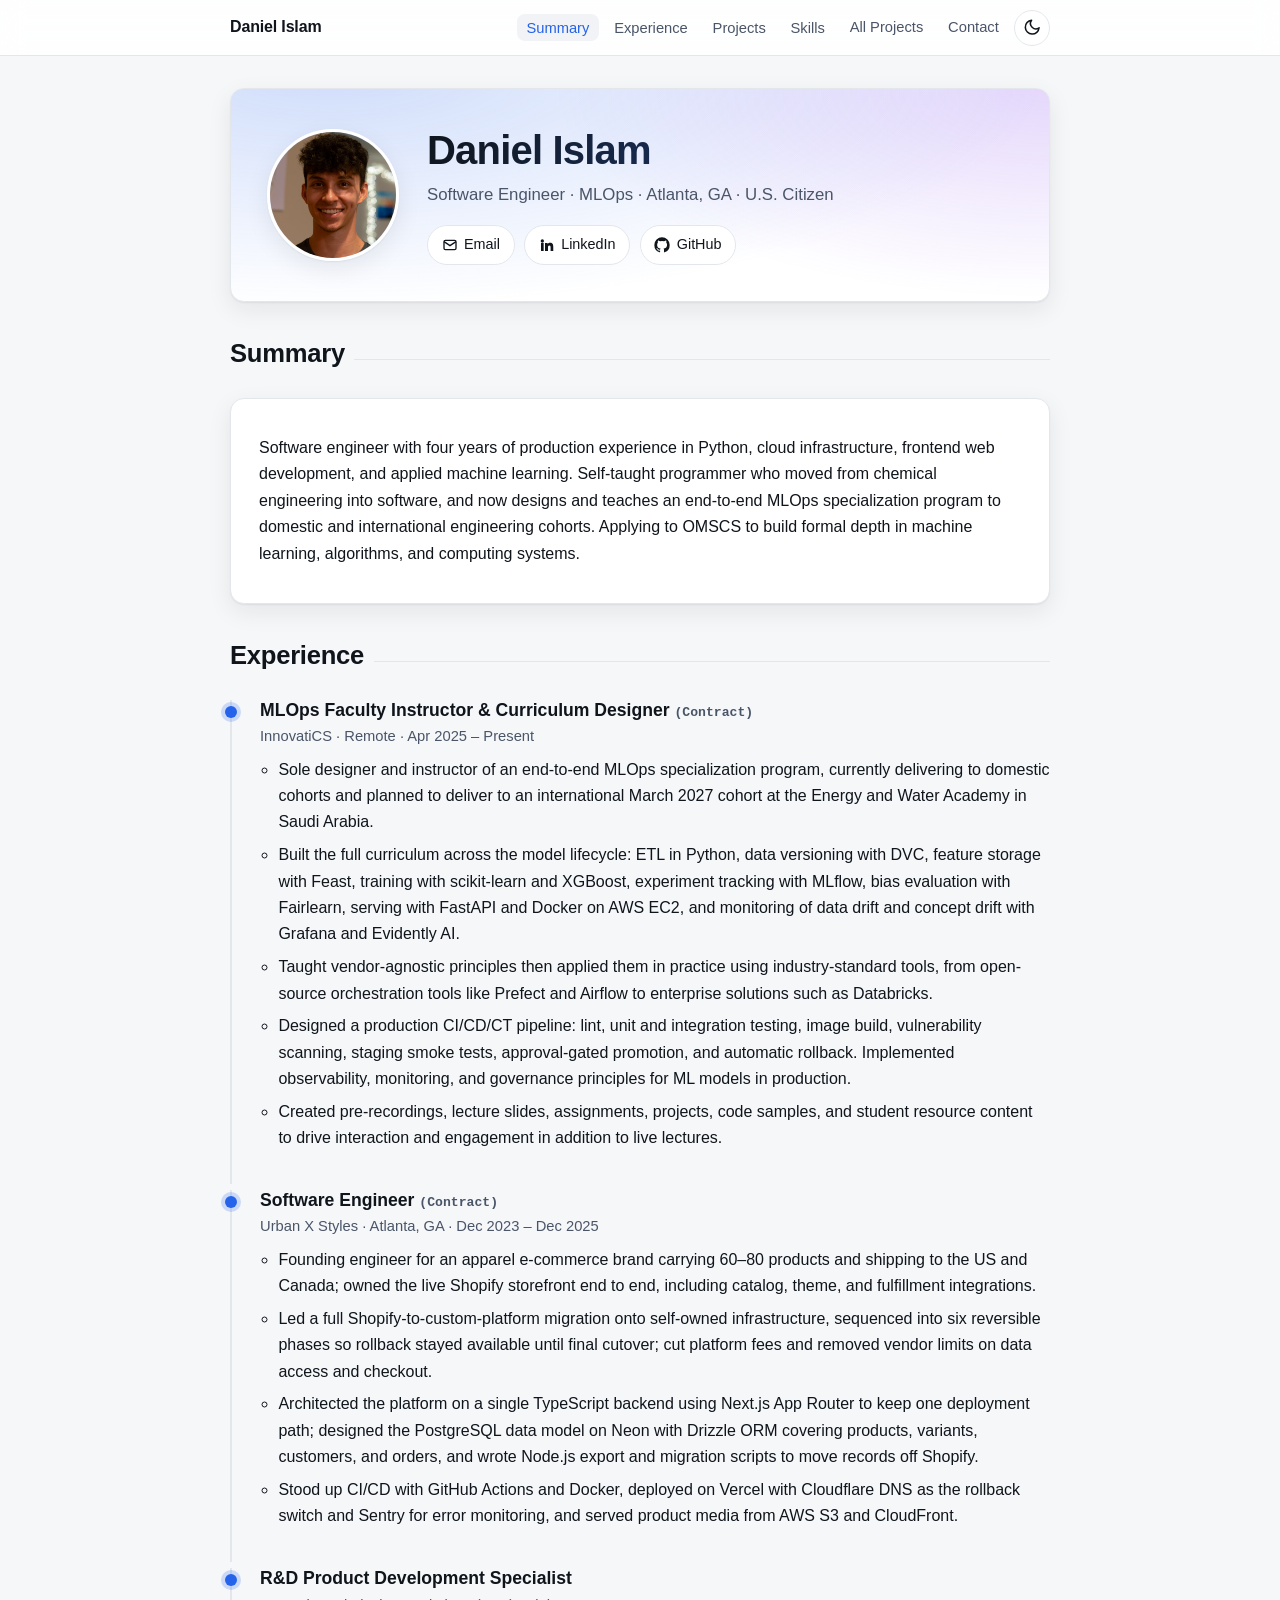
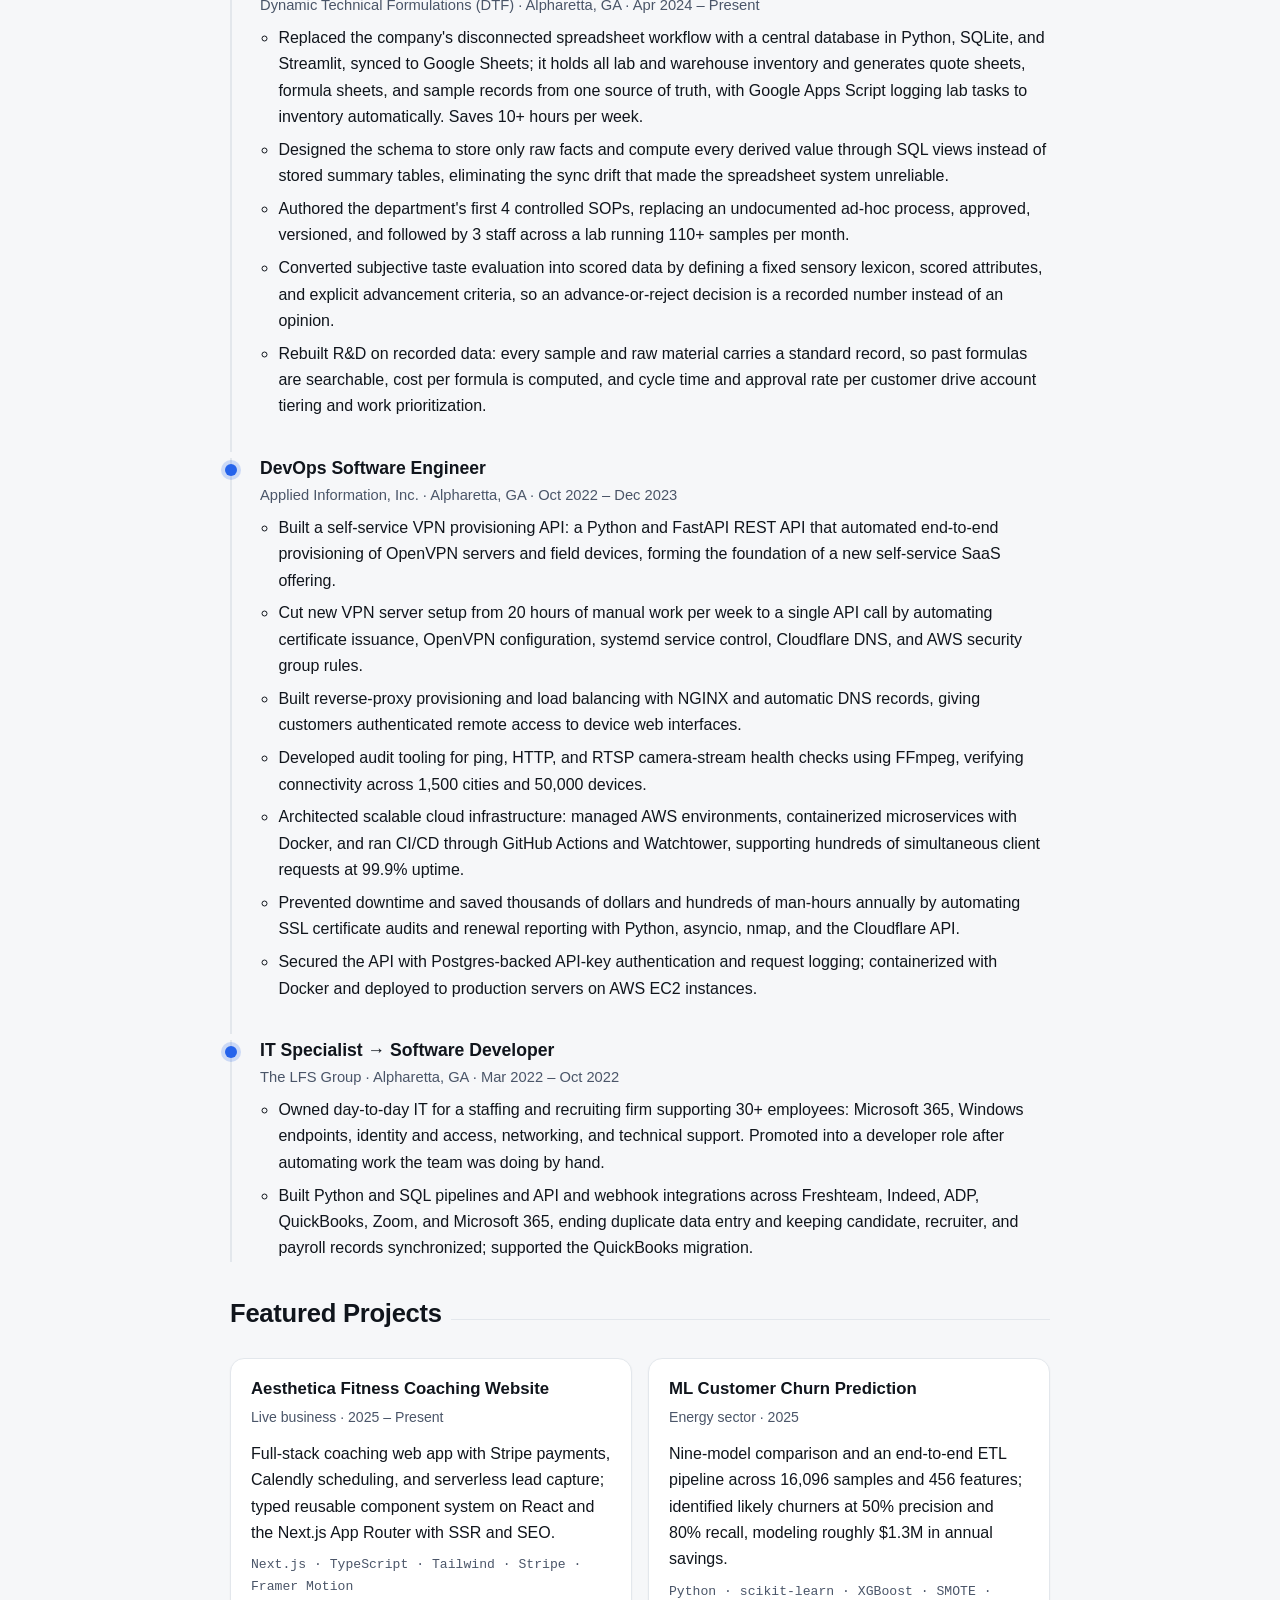
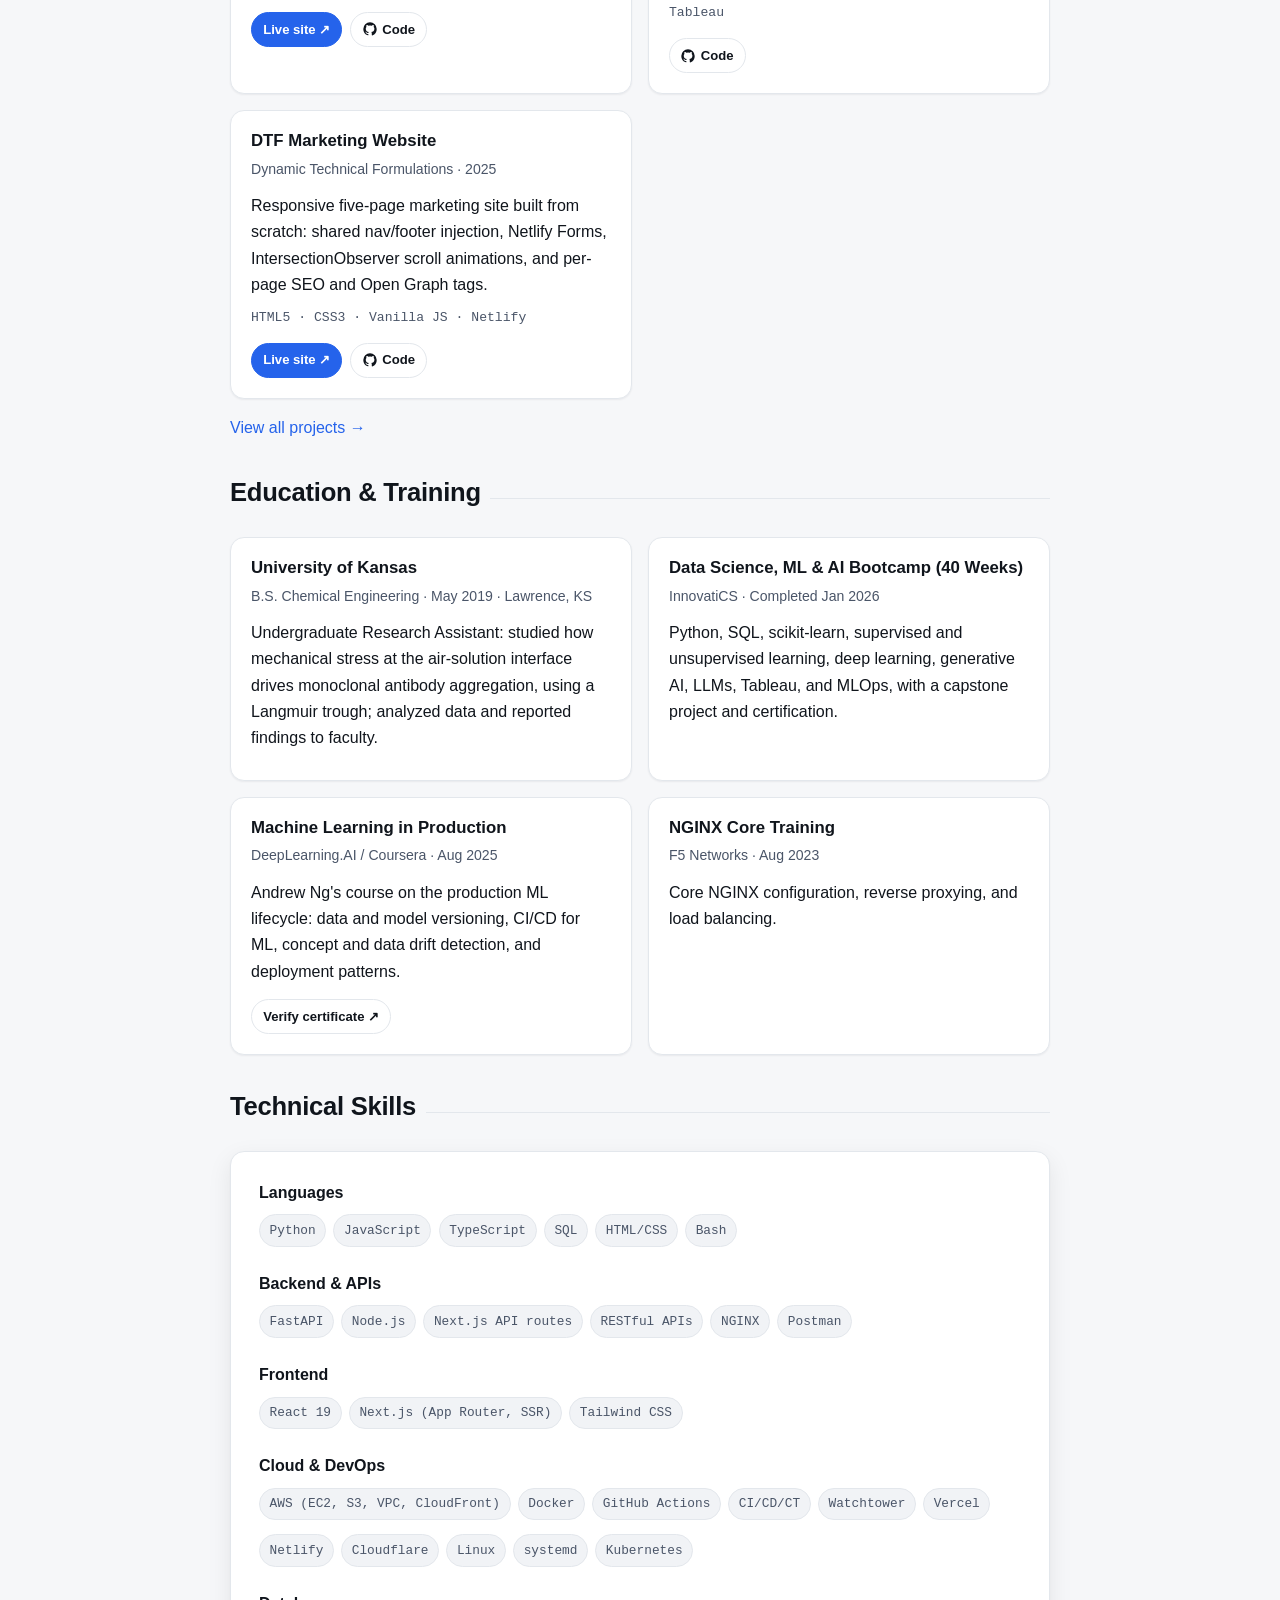
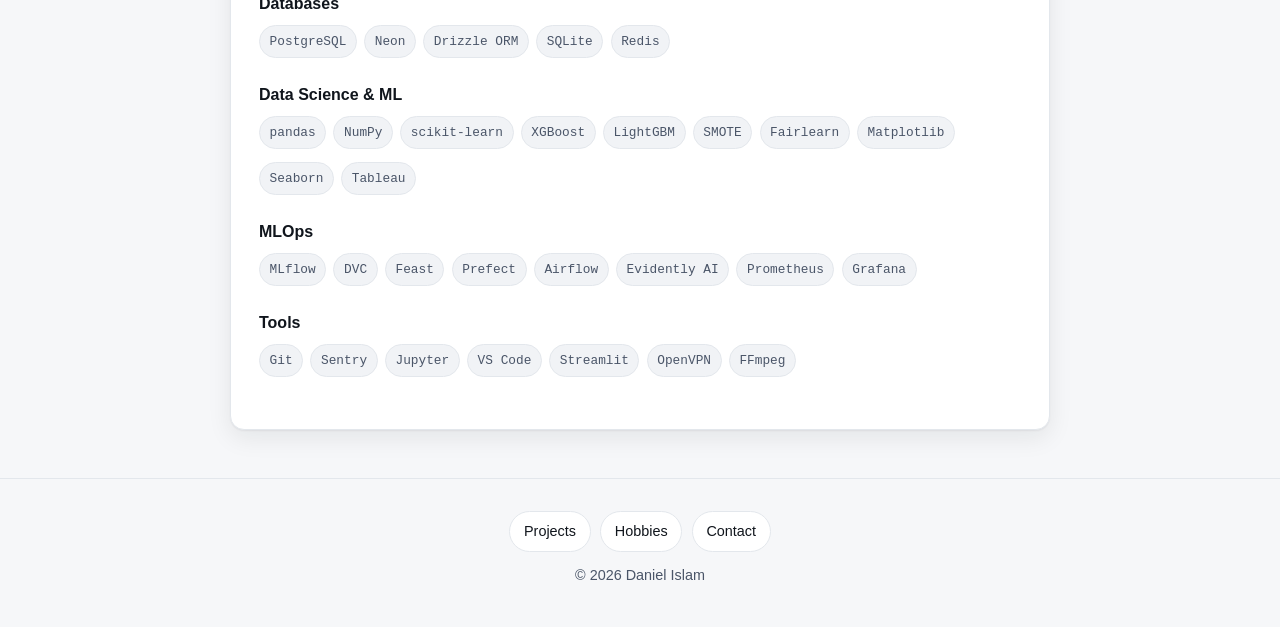
<file: index.html>
<!DOCTYPE html>
<html lang="en">
<head>
    <meta charset="UTF-8">
    <meta name="viewport" content="width=device-width, initial-scale=1.0">
    <title>Daniel Islam | Software Engineer &amp; MLOps</title>
    <meta name="description" content="Daniel Islam — software engineer with production experience in Python, cloud infrastructure, frontend web development, and applied machine learning and MLOps. Based in Atlanta, GA.">
    <meta name="author" content="Daniel Islam">
    <link rel="canonical" href="https://dislam7991.github.io/online-resume/">
    <link rel="icon" href="./assets/favicon.svg" type="image/svg+xml">
    <meta name="theme-color" content="#2563eb">

    <!-- Open Graph -->
    <meta property="og:type" content="website">
    <meta property="og:title" content="Daniel Islam | Software Engineer &amp; MLOps">
    <meta property="og:description" content="Software engineer specializing in Python, cloud infrastructure, and applied machine learning / MLOps.">
    <meta property="og:url" content="https://dislam7991.github.io/online-resume/">
    <meta property="og:image" content="https://dislam7991.github.io/online-resume/assets/images/headshot1.jpg">
    <!-- Twitter -->
    <meta name="twitter:card" content="summary">
    <meta name="twitter:title" content="Daniel Islam | Software Engineer &amp; MLOps">
    <meta name="twitter:description" content="Software engineer specializing in Python, cloud infrastructure, and applied machine learning / MLOps.">
    <meta name="twitter:image" content="https://dislam7991.github.io/online-resume/assets/images/headshot1.jpg">

    <link rel="stylesheet" href="./assets/css/style.css">

    <!-- Set theme before paint to avoid a flash of the wrong theme. -->
    <script>
        (function () {
            try {
                var t = localStorage.getItem("theme");
                if (t === "dark" || t === "light") {
                    document.documentElement.setAttribute("data-theme", t);
                }
            } catch (e) { /* ignore */ }
        })();
    </script>

    <!-- Structured data: Person -->
    <script type="application/ld+json">
    {
        "@context": "https://schema.org",
        "@type": "Person",
        "name": "Daniel Islam",
        "jobTitle": "Software Engineer",
        "email": "mailto:dislam7991@gmail.com",
        "url": "https://dislam7991.github.io/online-resume/",
        "address": { "@type": "PostalAddress", "addressLocality": "Atlanta", "addressRegion": "GA", "addressCountry": "US" },
        "alumniOf": { "@type": "CollegeOrUniversity", "name": "University of Kansas" },
        "knowsAbout": ["Python", "Machine Learning", "MLOps", "Cloud Infrastructure", "AWS", "FastAPI", "React", "Next.js", "TypeScript", "PostgreSQL"],
        "sameAs": [
            "https://www.linkedin.com/in/daniel-islam1",
            "https://github.com/dislam7991"
        ]
    }
    </script>
</head>
<body>
    <a class="skip-link" href="#main">Skip to content</a>

    <header class="topbar">
        <div class="topbar__inner">
            <a class="topbar__brand" href="./index.html">Daniel Islam</a>
            <nav class="topnav" aria-label="Primary">
                <span class="topnav__section"><a href="#summary">Summary</a></span>
                <span class="topnav__section"><a href="#experience">Experience</a></span>
                <span class="topnav__section"><a href="#projects">Projects</a></span>
                <span class="topnav__section"><a href="#skills">Skills</a></span>
                <a href="./projects.html">All Projects</a>
                <a href="./contact.html">Contact</a>
                <button type="button" class="theme-toggle" aria-label="Toggle color theme" aria-pressed="false">
                    <svg class="icon-moon" viewBox="0 0 24 24" fill="none" stroke="currentColor" stroke-width="2" stroke-linecap="round" stroke-linejoin="round" aria-hidden="true"><path d="M21 12.79A9 9 0 1 1 11.21 3 7 7 0 0 0 21 12.79z"/></svg>
                    <svg class="icon-sun" viewBox="0 0 24 24" fill="none" stroke="currentColor" stroke-width="2" stroke-linecap="round" stroke-linejoin="round" aria-hidden="true"><circle cx="12" cy="12" r="5"/><line x1="12" y1="1" x2="12" y2="3"/><line x1="12" y1="21" x2="12" y2="23"/><line x1="4.22" y1="4.22" x2="5.64" y2="5.64"/><line x1="18.36" y1="18.36" x2="19.78" y2="19.78"/><line x1="1" y1="12" x2="3" y2="12"/><line x1="21" y1="12" x2="23" y2="12"/><line x1="4.22" y1="19.78" x2="5.64" y2="18.36"/><line x1="18.36" y1="5.64" x2="19.78" y2="4.22"/></svg>
                </button>
            </nav>
        </div>
    </header>

    <main id="main" class="container">
        <!-- Hero -->
        <section class="hero reveal" aria-labelledby="hero-name">
            <img class="hero__avatar" src="./assets/images/headshot1.jpg" alt="Portrait of Daniel Islam" width="132" height="132">
            <div class="hero__body">
                <h1 id="hero-name" class="hero__name">Daniel Islam</h1>
                <p class="hero__tagline">Software Engineer &middot; MLOps &middot; Atlanta, GA &middot; U.S. Citizen</p>
                <div class="links">
                    <a class="link-pill" href="mailto:dislam7991@gmail.com">
                        <svg viewBox="0 0 24 24" width="16" height="16" fill="none" stroke="currentColor" stroke-width="2" aria-hidden="true"><rect x="3" y="5" width="18" height="14" rx="2"/><path d="m3 7 9 6 9-6"/></svg>
                        Email
                    </a>
                    <a class="link-pill" href="https://www.linkedin.com/in/daniel-islam1" target="_blank" rel="noopener">
                        <svg viewBox="0 0 24 24" width="16" height="16" fill="currentColor" aria-hidden="true"><path d="M4.98 3.5A2.5 2.5 0 1 1 5 8.5a2.5 2.5 0 0 1 0-5zM3 9h4v12H3zM9 9h3.8v1.7h.05c.53-1 1.83-2.05 3.77-2.05 4.03 0 4.78 2.65 4.78 6.1V21h-4v-5.4c0-1.3 0-2.95-1.8-2.95s-2.08 1.4-2.08 2.85V21H9z"/></svg>
                        LinkedIn
                    </a>
                    <a class="link-pill" href="https://github.com/dislam7991" target="_blank" rel="noopener">
                        <svg viewBox="0 0 24 24" width="16" height="16" fill="currentColor" aria-hidden="true"><path d="M12 .5A11.5 11.5 0 0 0 .5 12a11.5 11.5 0 0 0 7.86 10.92c.58.1.79-.25.79-.56v-2c-3.2.7-3.88-1.37-3.88-1.37-.53-1.34-1.3-1.7-1.3-1.7-1.06-.72.08-.71.08-.71 1.17.08 1.79 1.2 1.79 1.2 1.04 1.78 2.73 1.27 3.4.97.1-.75.4-1.27.73-1.56-2.56-.29-5.26-1.28-5.26-5.7 0-1.26.45-2.29 1.2-3.1-.12-.29-.52-1.46.11-3.05 0 0 .98-.31 3.2 1.18a11.1 11.1 0 0 1 5.82 0c2.22-1.49 3.2-1.18 3.2-1.18.63 1.59.23 2.76.11 3.05.75.81 1.2 1.84 1.2 3.1 0 4.43-2.7 5.4-5.28 5.69.41.36.78 1.06.78 2.14v3.17c0 .31.21.67.8.56A11.5 11.5 0 0 0 23.5 12 11.5 11.5 0 0 0 12 .5z"/></svg>
                        GitHub
                    </a>
                </div>
            </div>
        </section>

        <!-- Summary -->
        <section id="summary" class="section reveal" aria-labelledby="summary-h">
            <div class="section__title"><h2 id="summary-h">Summary</h2></div>
            <div class="card">
                <p>Software engineer with four years of production experience in Python, cloud infrastructure,
                    frontend web development, and applied machine learning. Self-taught programmer who moved from
                    chemical engineering into software, and now designs and teaches an end-to-end MLOps specialization
                    program to domestic and international engineering cohorts. Applying to OMSCS to build formal depth
                    in machine learning, algorithms, and computing systems.</p>
            </div>
        </section>

        <!-- Experience -->
        <section id="experience" class="section reveal" aria-labelledby="experience-h">
            <div class="section__title"><h2 id="experience-h">Experience</h2></div>
            <ol class="timeline">
                <li class="timeline__item">
                    <h3 class="timeline__role">MLOps Faculty Instructor &amp; Curriculum Designer <span class="tags">(Contract)</span></h3>
                    <p class="timeline__meta">InnovatiCS &middot; Remote &middot; Apr 2025 &ndash; Present</p>
                    <ul>
                        <li>Sole designer and instructor of an end-to-end MLOps specialization program, currently delivering to
                            domestic cohorts and planned to deliver to an international March 2027 cohort at the Energy and Water
                            Academy in Saudi Arabia.</li>
                        <li>Built the full curriculum across the model lifecycle: ETL in Python, data versioning with DVC,
                            feature storage with Feast, training with scikit-learn and XGBoost, experiment tracking with MLflow,
                            bias evaluation with Fairlearn, serving with FastAPI and Docker on AWS EC2, and monitoring of data
                            drift and concept drift with Grafana and Evidently AI.</li>
                        <li>Taught vendor-agnostic principles then applied them in practice using industry-standard tools, from
                            open-source orchestration tools like Prefect and Airflow to enterprise solutions such as Databricks.</li>
                        <li>Designed a production CI/CD/CT pipeline: lint, unit and integration testing, image build, vulnerability
                            scanning, staging smoke tests, approval-gated promotion, and automatic rollback. Implemented
                            observability, monitoring, and governance principles for ML models in production.</li>
                        <li>Created pre-recordings, lecture slides, assignments, projects, code samples, and student resource
                            content to drive interaction and engagement in addition to live lectures.</li>
                    </ul>
                </li>
                <li class="timeline__item">
                    <h3 class="timeline__role">Software Engineer <span class="tags">(Contract)</span></h3>
                    <p class="timeline__meta">Urban X Styles &middot; Atlanta, GA &middot; Dec 2023 &ndash; Dec 2025</p>
                    <ul>
                        <li>Founding engineer for an apparel e-commerce brand carrying 60&ndash;80 products and shipping to the US
                            and Canada; owned the live Shopify storefront end to end, including catalog, theme, and fulfillment
                            integrations.</li>
                        <li>Led a full Shopify-to-custom-platform migration onto self-owned infrastructure, sequenced into six
                            reversible phases so rollback stayed available until final cutover; cut platform fees and removed
                            vendor limits on data access and checkout.</li>
                        <li>Architected the platform on a single TypeScript backend using Next.js App Router to keep one deployment
                            path; designed the PostgreSQL data model on Neon with Drizzle ORM covering products, variants,
                            customers, and orders, and wrote Node.js export and migration scripts to move records off Shopify.</li>
                        <li>Stood up CI/CD with GitHub Actions and Docker, deployed on Vercel with Cloudflare DNS as the rollback
                            switch and Sentry for error monitoring, and served product media from AWS S3 and CloudFront.</li>
                    </ul>
                </li>
                <li class="timeline__item">
                    <h3 class="timeline__role">R&amp;D Product Development Specialist</h3>
                    <p class="timeline__meta">Dynamic Technical Formulations (DTF) &middot; Alpharetta, GA &middot; Apr 2024 &ndash; Present</p>
                    <ul>
                        <li>Replaced the company's disconnected spreadsheet workflow with a central database in Python, SQLite, and
                            Streamlit, synced to Google Sheets; it holds all lab and warehouse inventory and generates quote sheets,
                            formula sheets, and sample records from one source of truth, with Google Apps Script logging lab tasks
                            to inventory automatically. Saves 10+ hours per week.</li>
                        <li>Designed the schema to store only raw facts and compute every derived value through SQL views instead of
                            stored summary tables, eliminating the sync drift that made the spreadsheet system unreliable.</li>
                        <li>Authored the department's first 4 controlled SOPs, replacing an undocumented ad-hoc process, approved,
                            versioned, and followed by 3 staff across a lab running 110+ samples per month.</li>
                        <li>Converted subjective taste evaluation into scored data by defining a fixed sensory lexicon, scored
                            attributes, and explicit advancement criteria, so an advance-or-reject decision is a recorded number
                            instead of an opinion.</li>
                        <li>Rebuilt R&amp;D on recorded data: every sample and raw material carries a standard record, so past
                            formulas are searchable, cost per formula is computed, and cycle time and approval rate per customer
                            drive account tiering and work prioritization.</li>
                    </ul>
                </li>
                <li class="timeline__item">
                    <h3 class="timeline__role">DevOps Software Engineer</h3>
                    <p class="timeline__meta">Applied Information, Inc. &middot; Alpharetta, GA &middot; Oct 2022 &ndash; Dec 2023</p>
                    <ul>
                        <li>Built a self-service VPN provisioning API: a Python and FastAPI REST API that automated end-to-end
                            provisioning of OpenVPN servers and field devices, forming the foundation of a new self-service SaaS
                            offering.</li>
                        <li>Cut new VPN server setup from 20 hours of manual work per week to a single API call by automating
                            certificate issuance, OpenVPN configuration, systemd service control, Cloudflare DNS, and AWS security
                            group rules.</li>
                        <li>Built reverse-proxy provisioning and load balancing with NGINX and automatic DNS records, giving
                            customers authenticated remote access to device web interfaces.</li>
                        <li>Developed audit tooling for ping, HTTP, and RTSP camera-stream health checks using FFmpeg, verifying
                            connectivity across 1,500 cities and 50,000 devices.</li>
                        <li>Architected scalable cloud infrastructure: managed AWS environments, containerized microservices with
                            Docker, and ran CI/CD through GitHub Actions and Watchtower, supporting hundreds of simultaneous client
                            requests at 99.9% uptime.</li>
                        <li>Prevented downtime and saved thousands of dollars and hundreds of man-hours annually by automating SSL
                            certificate audits and renewal reporting with Python, asyncio, nmap, and the Cloudflare API.</li>
                        <li>Secured the API with Postgres-backed API-key authentication and request logging; containerized with
                            Docker and deployed to production servers on AWS EC2 instances.</li>
                    </ul>
                </li>
                <li class="timeline__item">
                    <h3 class="timeline__role">IT Specialist &rarr; Software Developer</h3>
                    <p class="timeline__meta">The LFS Group &middot; Alpharetta, GA &middot; Mar 2022 &ndash; Oct 2022</p>
                    <ul>
                        <li>Owned day-to-day IT for a staffing and recruiting firm supporting 30+ employees: Microsoft 365, Windows
                            endpoints, identity and access, networking, and technical support. Promoted into a developer role after
                            automating work the team was doing by hand.</li>
                        <li>Built Python and SQL pipelines and API and webhook integrations across Freshteam, Indeed, ADP,
                            QuickBooks, Zoom, and Microsoft 365, ending duplicate data entry and keeping candidate, recruiter, and
                            payroll records synchronized; supported the QuickBooks migration.</li>
                    </ul>
                </li>
            </ol>
        </section>

        <!-- Projects -->
        <section id="projects" class="section reveal" aria-labelledby="projects-h">
            <div class="section__title"><h2 id="projects-h">Featured Projects</h2></div>
            <div class="grid">
                <article class="subcard">
                    <h3>Aesthetica Fitness Coaching Website</h3>
                    <p class="subcard__meta">Live business &middot; 2025 &ndash; Present</p>
                    <p>Full-stack coaching web app with Stripe payments, Calendly scheduling, and serverless lead capture;
                        typed reusable component system on React and the Next.js App Router with SSR and SEO.</p>
                    <p class="tags">Next.js &middot; TypeScript &middot; Tailwind &middot; Stripe &middot; Framer Motion</p>
                    <div class="card-links">
                        <a class="card-link card-link--primary" href="https://aesthetica-site.vercel.app" target="_blank" rel="noopener">Live site &#8599;</a>
                        <a class="card-link" href="https://github.com/dislam7991/Aesthetica-site" target="_blank" rel="noopener">
                            <svg viewBox="0 0 24 24" fill="currentColor" aria-hidden="true"><path d="M12 .5A11.5 11.5 0 0 0 .5 12a11.5 11.5 0 0 0 7.86 10.92c.58.1.79-.25.79-.56v-2c-3.2.7-3.88-1.37-3.88-1.37-.53-1.34-1.3-1.7-1.3-1.7-1.06-.72.08-.71.08-.71 1.17.08 1.79 1.2 1.79 1.2 1.04 1.78 2.73 1.27 3.4.97.1-.75.4-1.27.73-1.56-2.56-.29-5.26-1.28-5.26-5.7 0-1.26.45-2.29 1.2-3.1-.12-.29-.52-1.46.11-3.05 0 0 .98-.31 3.2 1.18a11.1 11.1 0 0 1 5.82 0c2.22-1.49 3.2-1.18 3.2-1.18.63 1.59.23 2.76.11 3.05.75.81 1.2 1.84 1.2 3.1 0 4.43-2.7 5.4-5.28 5.69.41.36.78 1.06.78 2.14v3.17c0 .31.21.67.8.56A11.5 11.5 0 0 0 23.5 12 11.5 11.5 0 0 0 12 .5z"/></svg>
                            Code
                        </a>
                    </div>
                </article>
                <article class="subcard">
                    <h3>ML Customer Churn Prediction</h3>
                    <p class="subcard__meta">Energy sector &middot; 2025</p>
                    <p>Nine-model comparison and an end-to-end ETL pipeline across 16,096 samples and 456 features;
                        identified likely churners at 50% precision and 80% recall, modeling roughly $1.3M in annual savings.</p>
                    <p class="tags">Python &middot; scikit-learn &middot; XGBoost &middot; SMOTE &middot; Tableau</p>
                    <div class="card-links">
                        <a class="card-link" href="https://github.com/dislam7991/ModelingChurn" target="_blank" rel="noopener">
                            <svg viewBox="0 0 24 24" fill="currentColor" aria-hidden="true"><path d="M12 .5A11.5 11.5 0 0 0 .5 12a11.5 11.5 0 0 0 7.86 10.92c.58.1.79-.25.79-.56v-2c-3.2.7-3.88-1.37-3.88-1.37-.53-1.34-1.3-1.7-1.3-1.7-1.06-.72.08-.71.08-.71 1.17.08 1.79 1.2 1.79 1.2 1.04 1.78 2.73 1.27 3.4.97.1-.75.4-1.27.73-1.56-2.56-.29-5.26-1.28-5.26-5.7 0-1.26.45-2.29 1.2-3.1-.12-.29-.52-1.46.11-3.05 0 0 .98-.31 3.2 1.18a11.1 11.1 0 0 1 5.82 0c2.22-1.49 3.2-1.18 3.2-1.18.63 1.59.23 2.76.11 3.05.75.81 1.2 1.84 1.2 3.1 0 4.43-2.7 5.4-5.28 5.69.41.36.78 1.06.78 2.14v3.17c0 .31.21.67.8.56A11.5 11.5 0 0 0 23.5 12 11.5 11.5 0 0 0 12 .5z"/></svg>
                            Code
                        </a>
                    </div>
                </article>
                <article class="subcard">
                    <h3>DTF Marketing Website</h3>
                    <p class="subcard__meta">Dynamic Technical Formulations &middot; 2025</p>
                    <p>Responsive five-page marketing site built from scratch: shared nav/footer injection, Netlify Forms,
                        IntersectionObserver scroll animations, and per-page SEO and Open Graph tags.</p>
                    <p class="tags">HTML5 &middot; CSS3 &middot; Vanilla JS &middot; Netlify</p>
                    <div class="card-links">
                        <a class="card-link card-link--primary" href="https://dtf-website.netlify.app" target="_blank" rel="noopener">Live site &#8599;</a>
                        <a class="card-link" href="https://github.com/dislam7991/dtf-website" target="_blank" rel="noopener">
                            <svg viewBox="0 0 24 24" fill="currentColor" aria-hidden="true"><path d="M12 .5A11.5 11.5 0 0 0 .5 12a11.5 11.5 0 0 0 7.86 10.92c.58.1.79-.25.79-.56v-2c-3.2.7-3.88-1.37-3.88-1.37-.53-1.34-1.3-1.7-1.3-1.7-1.06-.72.08-.71.08-.71 1.17.08 1.79 1.2 1.79 1.2 1.04 1.78 2.73 1.27 3.4.97.1-.75.4-1.27.73-1.56-2.56-.29-5.26-1.28-5.26-5.7 0-1.26.45-2.29 1.2-3.1-.12-.29-.52-1.46.11-3.05 0 0 .98-.31 3.2 1.18a11.1 11.1 0 0 1 5.82 0c2.22-1.49 3.2-1.18 3.2-1.18.63 1.59.23 2.76.11 3.05.75.81 1.2 1.84 1.2 3.1 0 4.43-2.7 5.4-5.28 5.69.41.36.78 1.06.78 2.14v3.17c0 .31.21.67.8.56A11.5 11.5 0 0 0 23.5 12 11.5 11.5 0 0 0 12 .5z"/></svg>
                            Code
                        </a>
                    </div>
                </article>
            </div>
            <p style="margin-top:1rem"><a href="./projects.html">View all projects &rarr;</a></p>
        </section>

        <!-- Education -->
        <section id="education" class="section reveal" aria-labelledby="education-h">
            <div class="section__title"><h2 id="education-h">Education &amp; Training</h2></div>
            <div class="grid">
                <article class="subcard">
                    <h3>University of Kansas</h3>
                    <p class="subcard__meta">B.S. Chemical Engineering &middot; May 2019 &middot; Lawrence, KS</p>
                    <p>Undergraduate Research Assistant: studied how mechanical stress at the air-solution interface
                        drives monoclonal antibody aggregation, using a Langmuir trough; analyzed data and reported
                        findings to faculty.</p>
                </article>
                <article class="subcard">
                    <h3>Data Science, ML &amp; AI Bootcamp (40 Weeks)</h3>
                    <p class="subcard__meta">InnovatiCS &middot; Completed Jan 2026</p>
                    <p>Python, SQL, scikit-learn, supervised and unsupervised learning, deep learning, generative AI,
                        LLMs, Tableau, and MLOps, with a capstone project and certification.</p>
                </article>
                <article class="subcard">
                    <h3>Machine Learning in Production</h3>
                    <p class="subcard__meta">DeepLearning.AI / Coursera &middot; Aug 2025</p>
                    <p>Andrew Ng's course on the production ML lifecycle: data and model versioning, CI/CD for ML,
                        concept and data drift detection, and deployment patterns.</p>
                    <div class="card-links">
                        <a class="card-link" href="https://coursera.org/verify/2O4XGM6DAIDQ" target="_blank" rel="noopener">Verify certificate &#8599;</a>
                    </div>
                </article>
                <article class="subcard">
                    <h3>NGINX Core Training</h3>
                    <p class="subcard__meta">F5 Networks &middot; Aug 2023</p>
                    <p>Core NGINX configuration, reverse proxying, and load balancing.</p>
                </article>
            </div>
        </section>

        <!-- Skills -->
        <section id="skills" class="section reveal" aria-labelledby="skills-h">
            <div class="section__title"><h2 id="skills-h">Technical Skills</h2></div>
            <div class="card">
                <div class="skill-group">
                    <span class="skill-group__label">Languages</span>
                    <ul class="chips"><li class="chip">Python</li><li class="chip">JavaScript</li><li class="chip">TypeScript</li><li class="chip">SQL</li><li class="chip">HTML/CSS</li><li class="chip">Bash</li></ul>
                </div>
                <div class="skill-group">
                    <span class="skill-group__label">Backend &amp; APIs</span>
                    <ul class="chips"><li class="chip">FastAPI</li><li class="chip">Node.js</li><li class="chip">Next.js API routes</li><li class="chip">RESTful APIs</li><li class="chip">NGINX</li><li class="chip">Postman</li></ul>
                </div>
                <div class="skill-group">
                    <span class="skill-group__label">Frontend</span>
                    <ul class="chips"><li class="chip">React 19</li><li class="chip">Next.js (App Router, SSR)</li><li class="chip">Tailwind CSS</li></ul>
                </div>
                <div class="skill-group">
                    <span class="skill-group__label">Cloud &amp; DevOps</span>
                    <ul class="chips"><li class="chip">AWS (EC2, S3, VPC, CloudFront)</li><li class="chip">Docker</li><li class="chip">GitHub Actions</li><li class="chip">CI/CD/CT</li><li class="chip">Watchtower</li><li class="chip">Vercel</li><li class="chip">Netlify</li><li class="chip">Cloudflare</li><li class="chip">Linux</li><li class="chip">systemd</li><li class="chip">Kubernetes</li></ul>
                </div>
                <div class="skill-group">
                    <span class="skill-group__label">Databases</span>
                    <ul class="chips"><li class="chip">PostgreSQL</li><li class="chip">Neon</li><li class="chip">Drizzle ORM</li><li class="chip">SQLite</li><li class="chip">Redis</li></ul>
                </div>
                <div class="skill-group">
                    <span class="skill-group__label">Data Science &amp; ML</span>
                    <ul class="chips"><li class="chip">pandas</li><li class="chip">NumPy</li><li class="chip">scikit-learn</li><li class="chip">XGBoost</li><li class="chip">LightGBM</li><li class="chip">SMOTE</li><li class="chip">Fairlearn</li><li class="chip">Matplotlib</li><li class="chip">Seaborn</li><li class="chip">Tableau</li></ul>
                </div>
                <div class="skill-group">
                    <span class="skill-group__label">MLOps</span>
                    <ul class="chips"><li class="chip">MLflow</li><li class="chip">DVC</li><li class="chip">Feast</li><li class="chip">Prefect</li><li class="chip">Airflow</li><li class="chip">Evidently AI</li><li class="chip">Prometheus</li><li class="chip">Grafana</li></ul>
                </div>
                <div class="skill-group">
                    <span class="skill-group__label">Tools</span>
                    <ul class="chips"><li class="chip">Git</li><li class="chip">Sentry</li><li class="chip">Jupyter</li><li class="chip">VS Code</li><li class="chip">Streamlit</li><li class="chip">OpenVPN</li><li class="chip">FFmpeg</li></ul>
                </div>
            </div>
        </section>
    </main>

    <footer class="site-footer">
        <nav class="links" aria-label="Site" style="justify-content:center;margin-bottom:0.75rem">
            <a class="link-pill" href="./projects.html">Projects</a>
            <a class="link-pill" href="./hobbies.html">Hobbies</a>
            <a class="link-pill" href="./contact.html">Contact</a>
        </nav>
        <p>&copy; <span id="year">2026</span> Daniel Islam</p>
    </footer>

    <script src="./assets/js/main.js" defer></script>
</body>
</html>
</file>
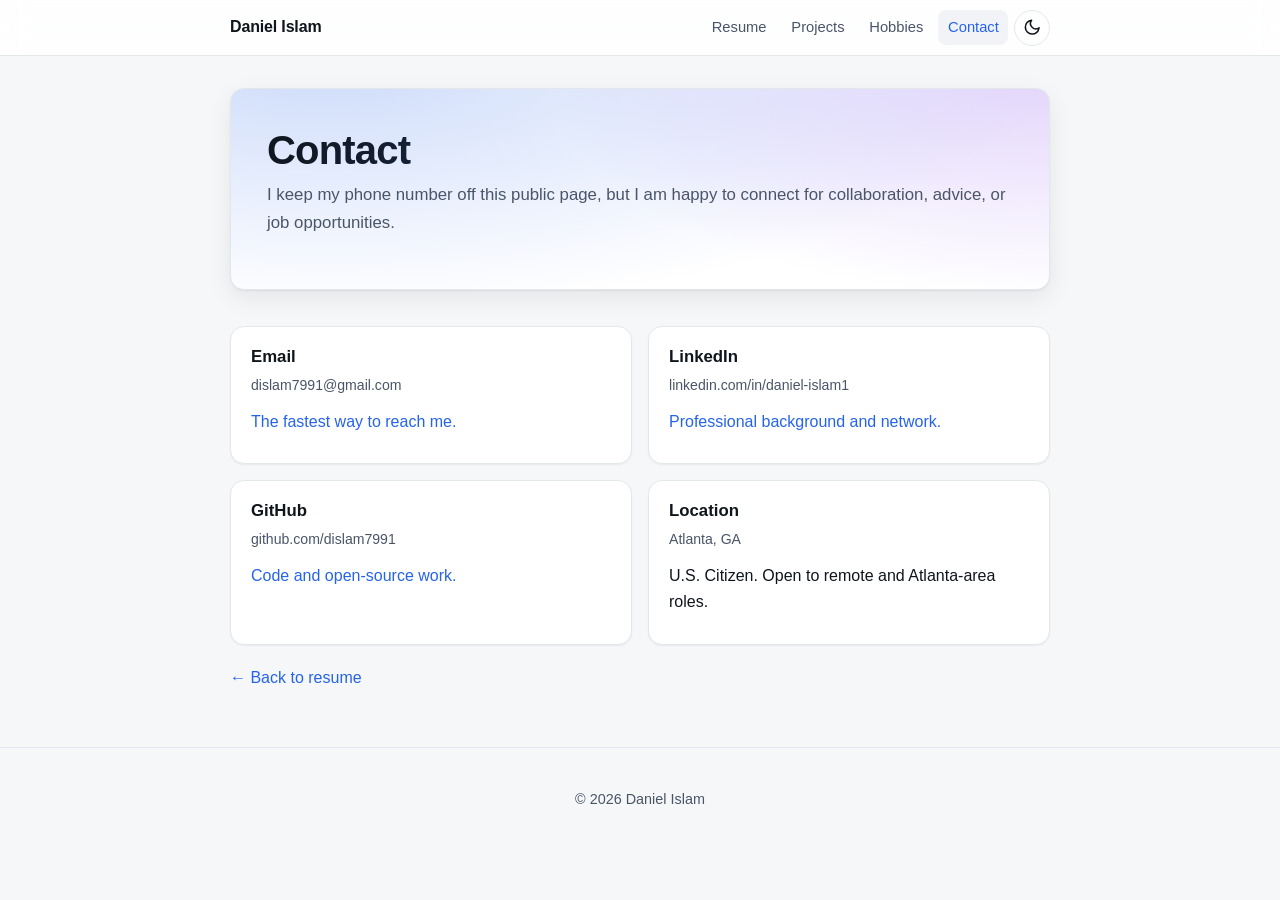
<file: contact.html>
<!DOCTYPE html>
<html lang="en">
<head>
    <meta charset="UTF-8">
    <meta name="viewport" content="width=device-width, initial-scale=1.0">
    <title>Contact | Daniel Islam</title>
    <meta name="description" content="Get in touch with Daniel Islam by email, LinkedIn, or GitHub.">
    <link rel="canonical" href="https://dislam7991.github.io/online-resume/contact.html">
    <link rel="icon" href="./assets/favicon.svg" type="image/svg+xml">
    <meta name="theme-color" content="#2563eb">
    <meta property="og:type" content="website">
    <meta property="og:title" content="Contact | Daniel Islam">
    <meta property="og:description" content="Get in touch with Daniel Islam by email, LinkedIn, or GitHub.">
    <meta property="og:url" content="https://dislam7991.github.io/online-resume/contact.html">
    <meta name="twitter:card" content="summary">
    <link rel="stylesheet" href="./assets/css/style.css">
    <script>
        (function () {
            try {
                var t = localStorage.getItem("theme");
                if (t === "dark" || t === "light") { document.documentElement.setAttribute("data-theme", t); }
            } catch (e) { /* ignore */ }
        })();
    </script>
</head>
<body>
    <a class="skip-link" href="#main">Skip to content</a>

    <header class="topbar">
        <div class="topbar__inner">
            <a class="topbar__brand" href="./index.html">Daniel Islam</a>
            <nav class="topnav" aria-label="Primary">
                <a href="./index.html">Resume</a>
                <a href="./projects.html">Projects</a>
                <a href="./hobbies.html">Hobbies</a>
                <a href="./contact.html" class="is-active">Contact</a>
                <button type="button" class="theme-toggle" aria-label="Toggle color theme" aria-pressed="false">
                    <svg class="icon-moon" viewBox="0 0 24 24" fill="none" stroke="currentColor" stroke-width="2" stroke-linecap="round" stroke-linejoin="round" aria-hidden="true"><path d="M21 12.79A9 9 0 1 1 11.21 3 7 7 0 0 0 21 12.79z"/></svg>
                    <svg class="icon-sun" viewBox="0 0 24 24" fill="none" stroke="currentColor" stroke-width="2" stroke-linecap="round" stroke-linejoin="round" aria-hidden="true"><circle cx="12" cy="12" r="5"/><line x1="12" y1="1" x2="12" y2="3"/><line x1="12" y1="21" x2="12" y2="23"/><line x1="4.22" y1="4.22" x2="5.64" y2="5.64"/><line x1="18.36" y1="18.36" x2="19.78" y2="19.78"/><line x1="1" y1="12" x2="3" y2="12"/><line x1="21" y1="12" x2="23" y2="12"/><line x1="4.22" y1="19.78" x2="5.64" y2="18.36"/><line x1="18.36" y1="5.64" x2="19.78" y2="4.22"/></svg>
                </button>
            </nav>
        </div>
    </header>

    <main id="main" class="container">
        <section class="hero reveal" aria-labelledby="page-title">
            <div class="hero__body">
                <h1 id="page-title" class="hero__name">Contact</h1>
                <p class="hero__tagline">I keep my phone number off this public page, but I am happy to connect for
                    collaboration, advice, or job opportunities.</p>
            </div>
        </section>

        <section class="section reveal" aria-label="Contact details">
            <div class="grid">
                <a class="subcard" href="mailto:dislam7991@gmail.com">
                    <h3>Email</h3>
                    <p class="subcard__meta">dislam7991@gmail.com</p>
                    <p>The fastest way to reach me.</p>
                </a>
                <a class="subcard" href="https://www.linkedin.com/in/daniel-islam1" target="_blank" rel="noopener">
                    <h3>LinkedIn</h3>
                    <p class="subcard__meta">linkedin.com/in/daniel-islam1</p>
                    <p>Professional background and network.</p>
                </a>
                <a class="subcard" href="https://github.com/dislam7991" target="_blank" rel="noopener">
                    <h3>GitHub</h3>
                    <p class="subcard__meta">github.com/dislam7991</p>
                    <p>Code and open-source work.</p>
                </a>
                <div class="subcard">
                    <h3>Location</h3>
                    <p class="subcard__meta">Atlanta, GA</p>
                    <p>U.S. Citizen. Open to remote and Atlanta-area roles.</p>
                </div>
            </div>
            <p style="margin-top:1.25rem"><a href="./index.html">&larr; Back to resume</a></p>
        </section>
    </main>

    <footer class="site-footer">
        <p>&copy; <span id="year">2026</span> Daniel Islam</p>
    </footer>

    <script src="./assets/js/main.js" defer></script>
</body>
</html>
</file>
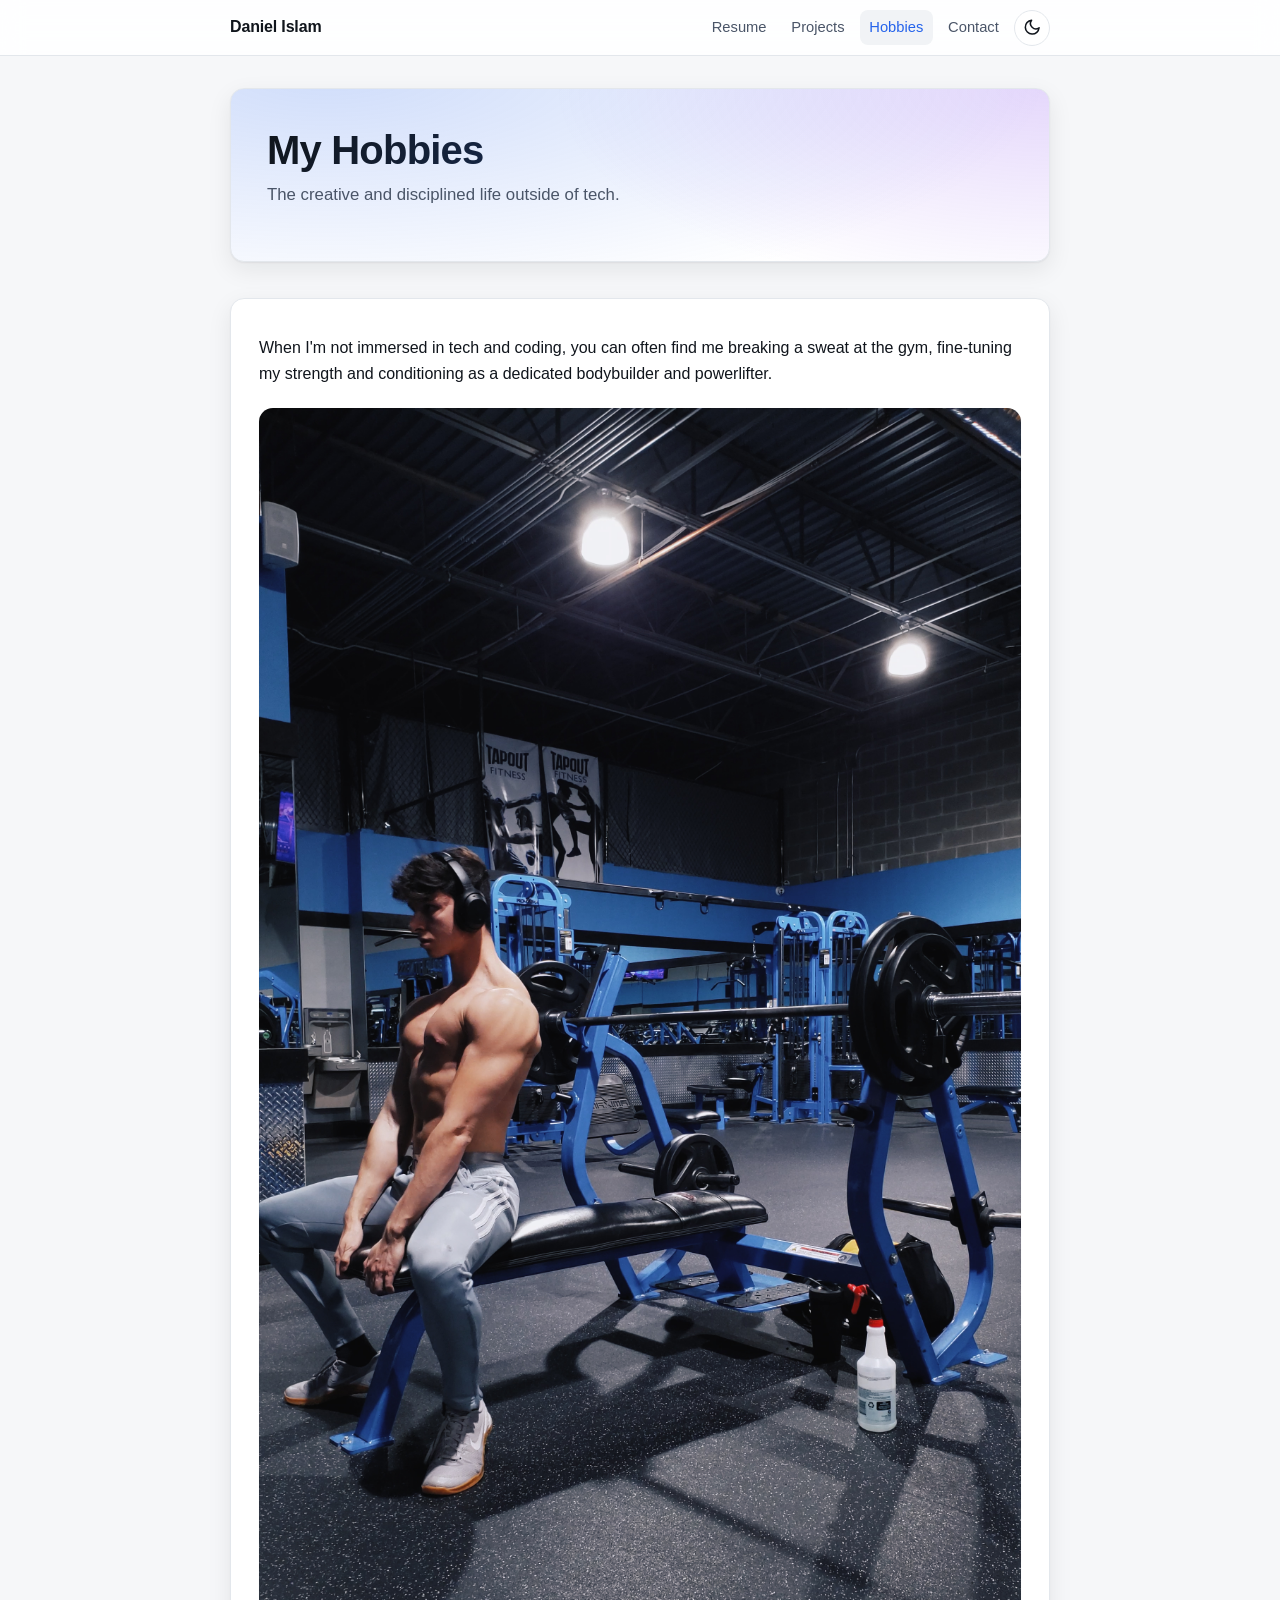
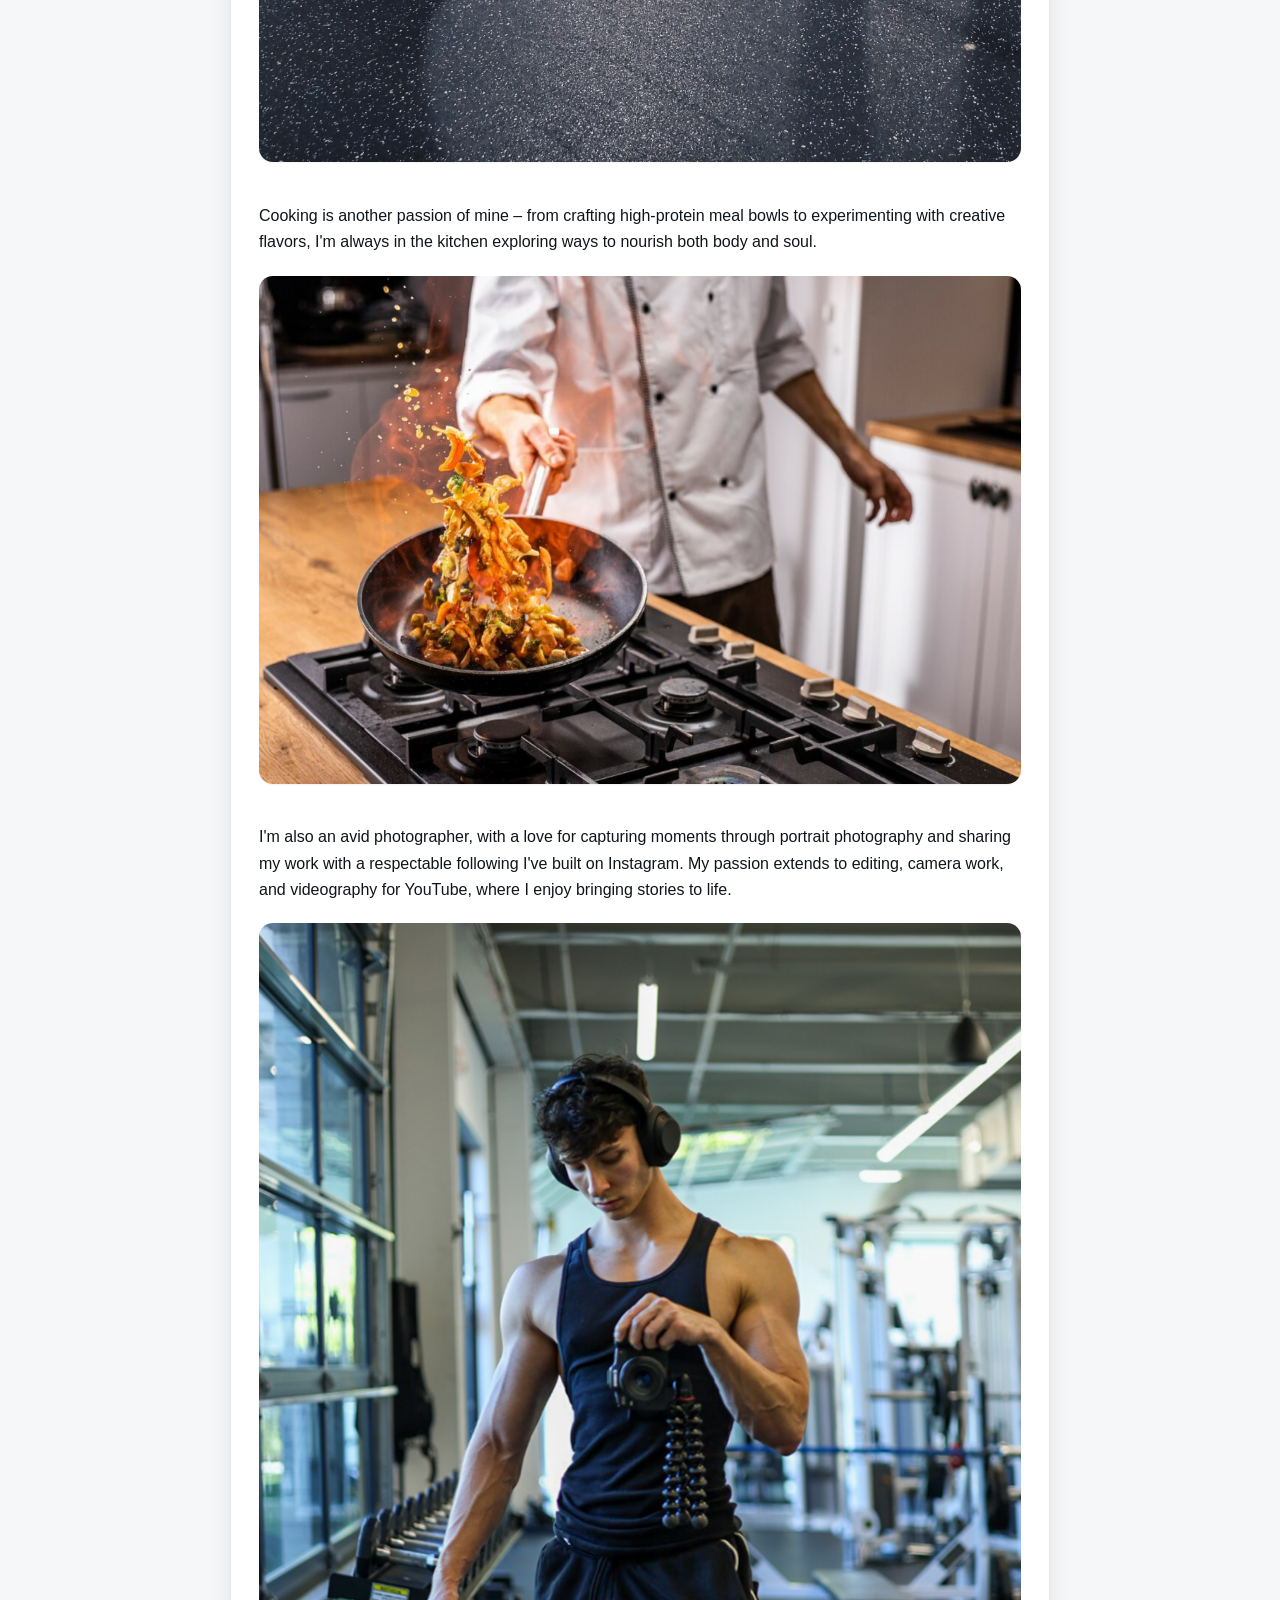
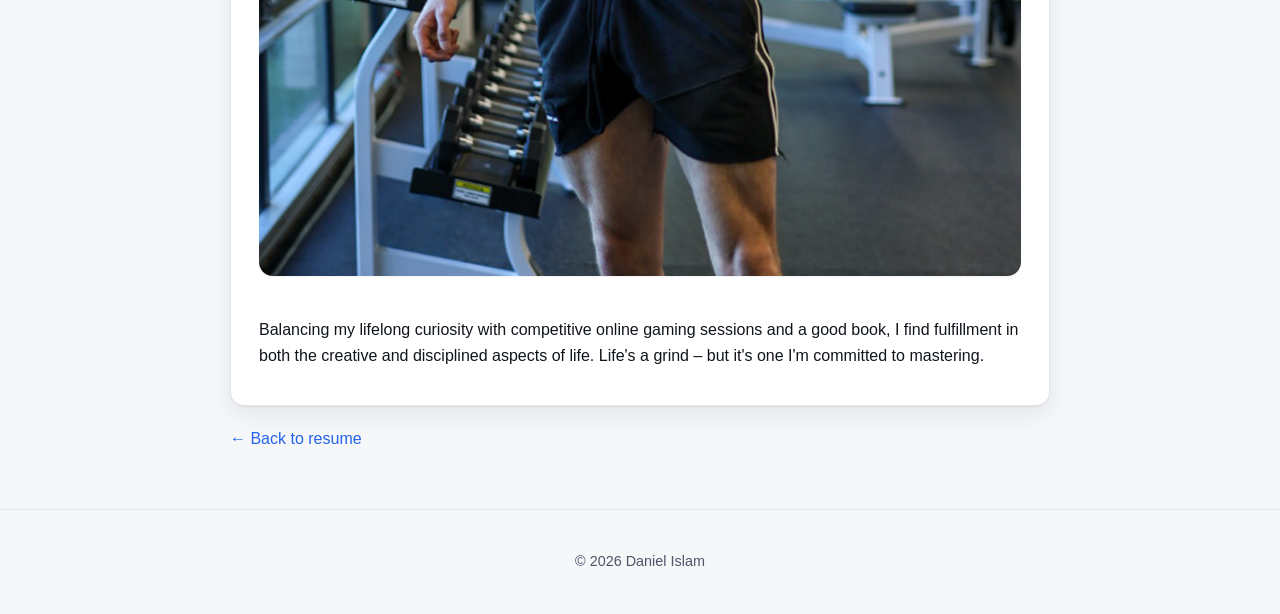
<file: hobbies.html>
<!DOCTYPE html>
<html lang="en">
<head>
    <meta charset="UTF-8">
    <meta name="viewport" content="width=device-width, initial-scale=1.0">
    <title>Hobbies | Daniel Islam</title>
    <meta name="description" content="Beyond code: bodybuilding and powerlifting, cooking, photography, and videography.">
    <link rel="canonical" href="https://dislam7991.github.io/online-resume/hobbies.html">
    <link rel="icon" href="./assets/favicon.svg" type="image/svg+xml">
    <meta name="theme-color" content="#2563eb">
    <meta property="og:type" content="website">
    <meta property="og:title" content="Hobbies | Daniel Islam">
    <meta property="og:description" content="Beyond code: bodybuilding and powerlifting, cooking, photography, and videography.">
    <meta property="og:url" content="https://dislam7991.github.io/online-resume/hobbies.html">
    <meta name="twitter:card" content="summary">
    <link rel="stylesheet" href="./assets/css/style.css">
    <script>
        (function () {
            try {
                var t = localStorage.getItem("theme");
                if (t === "dark" || t === "light") { document.documentElement.setAttribute("data-theme", t); }
            } catch (e) { /* ignore */ }
        })();
    </script>
</head>
<body>
    <a class="skip-link" href="#main">Skip to content</a>

    <header class="topbar">
        <div class="topbar__inner">
            <a class="topbar__brand" href="./index.html">Daniel Islam</a>
            <nav class="topnav" aria-label="Primary">
                <a href="./index.html">Resume</a>
                <a href="./projects.html">Projects</a>
                <a href="./hobbies.html" class="is-active">Hobbies</a>
                <a href="./contact.html">Contact</a>
                <button type="button" class="theme-toggle" aria-label="Toggle color theme" aria-pressed="false">
                    <svg class="icon-moon" viewBox="0 0 24 24" fill="none" stroke="currentColor" stroke-width="2" stroke-linecap="round" stroke-linejoin="round" aria-hidden="true"><path d="M21 12.79A9 9 0 1 1 11.21 3 7 7 0 0 0 21 12.79z"/></svg>
                    <svg class="icon-sun" viewBox="0 0 24 24" fill="none" stroke="currentColor" stroke-width="2" stroke-linecap="round" stroke-linejoin="round" aria-hidden="true"><circle cx="12" cy="12" r="5"/><line x1="12" y1="1" x2="12" y2="3"/><line x1="12" y1="21" x2="12" y2="23"/><line x1="4.22" y1="4.22" x2="5.64" y2="5.64"/><line x1="18.36" y1="18.36" x2="19.78" y2="19.78"/><line x1="1" y1="12" x2="3" y2="12"/><line x1="21" y1="12" x2="23" y2="12"/><line x1="4.22" y1="19.78" x2="5.64" y2="18.36"/><line x1="18.36" y1="5.64" x2="19.78" y2="4.22"/></svg>
                </button>
            </nav>
        </div>
    </header>

    <main id="main" class="container">
        <section class="hero reveal" aria-labelledby="page-title">
            <div class="hero__body">
                <h1 id="page-title" class="hero__name">My Hobbies</h1>
                <p class="hero__tagline">The creative and disciplined life outside of tech.</p>
            </div>
        </section>

        <section class="section reveal" aria-label="Hobbies">
            <div class="card">
                <p>When I'm not immersed in tech and coding, you can often find me breaking a sweat at the gym,
                    fine-tuning my strength and conditioning as a dedicated bodybuilder and powerlifter.</p>
                <img class="figure" src="./assets/images/Bench Thumbnail.jpg" height="220" alt="Sitting on a bench press in the gym">

                <p>Cooking is another passion of mine &ndash; from crafting high-protein meal bowls to experimenting
                    with creative flavors, I'm always in the kitchen exploring ways to nourish both body and soul.</p>
                <img class="figure" src="./assets/images/Pasta-1024x683.jpg" height="220" alt="A pan of pasta being cooked">

                <p>I'm also an avid photographer, with a love for capturing moments through portrait photography and
                    sharing my work with a respectable following I've built on Instagram. My passion extends to editing,
                    camera work, and videography for YouTube, where I enjoy bringing stories to life.</p>
                <img class="figure" src="./assets/images/IMG_2141.jpg" height="220" alt="Taking a selfie with a camera in the gym">

                <p>Balancing my lifelong curiosity with competitive online gaming sessions and a good book, I find
                    fulfillment in both the creative and disciplined aspects of life. Life's a grind &ndash; but it's
                    one I'm committed to mastering.</p>
            </div>
            <p style="margin-top:1.25rem"><a href="./index.html">&larr; Back to resume</a></p>
        </section>
    </main>

    <footer class="site-footer">
        <p>&copy; <span id="year">2026</span> Daniel Islam</p>
    </footer>

    <script src="./assets/js/main.js" defer></script>
</body>
</html>
</file>
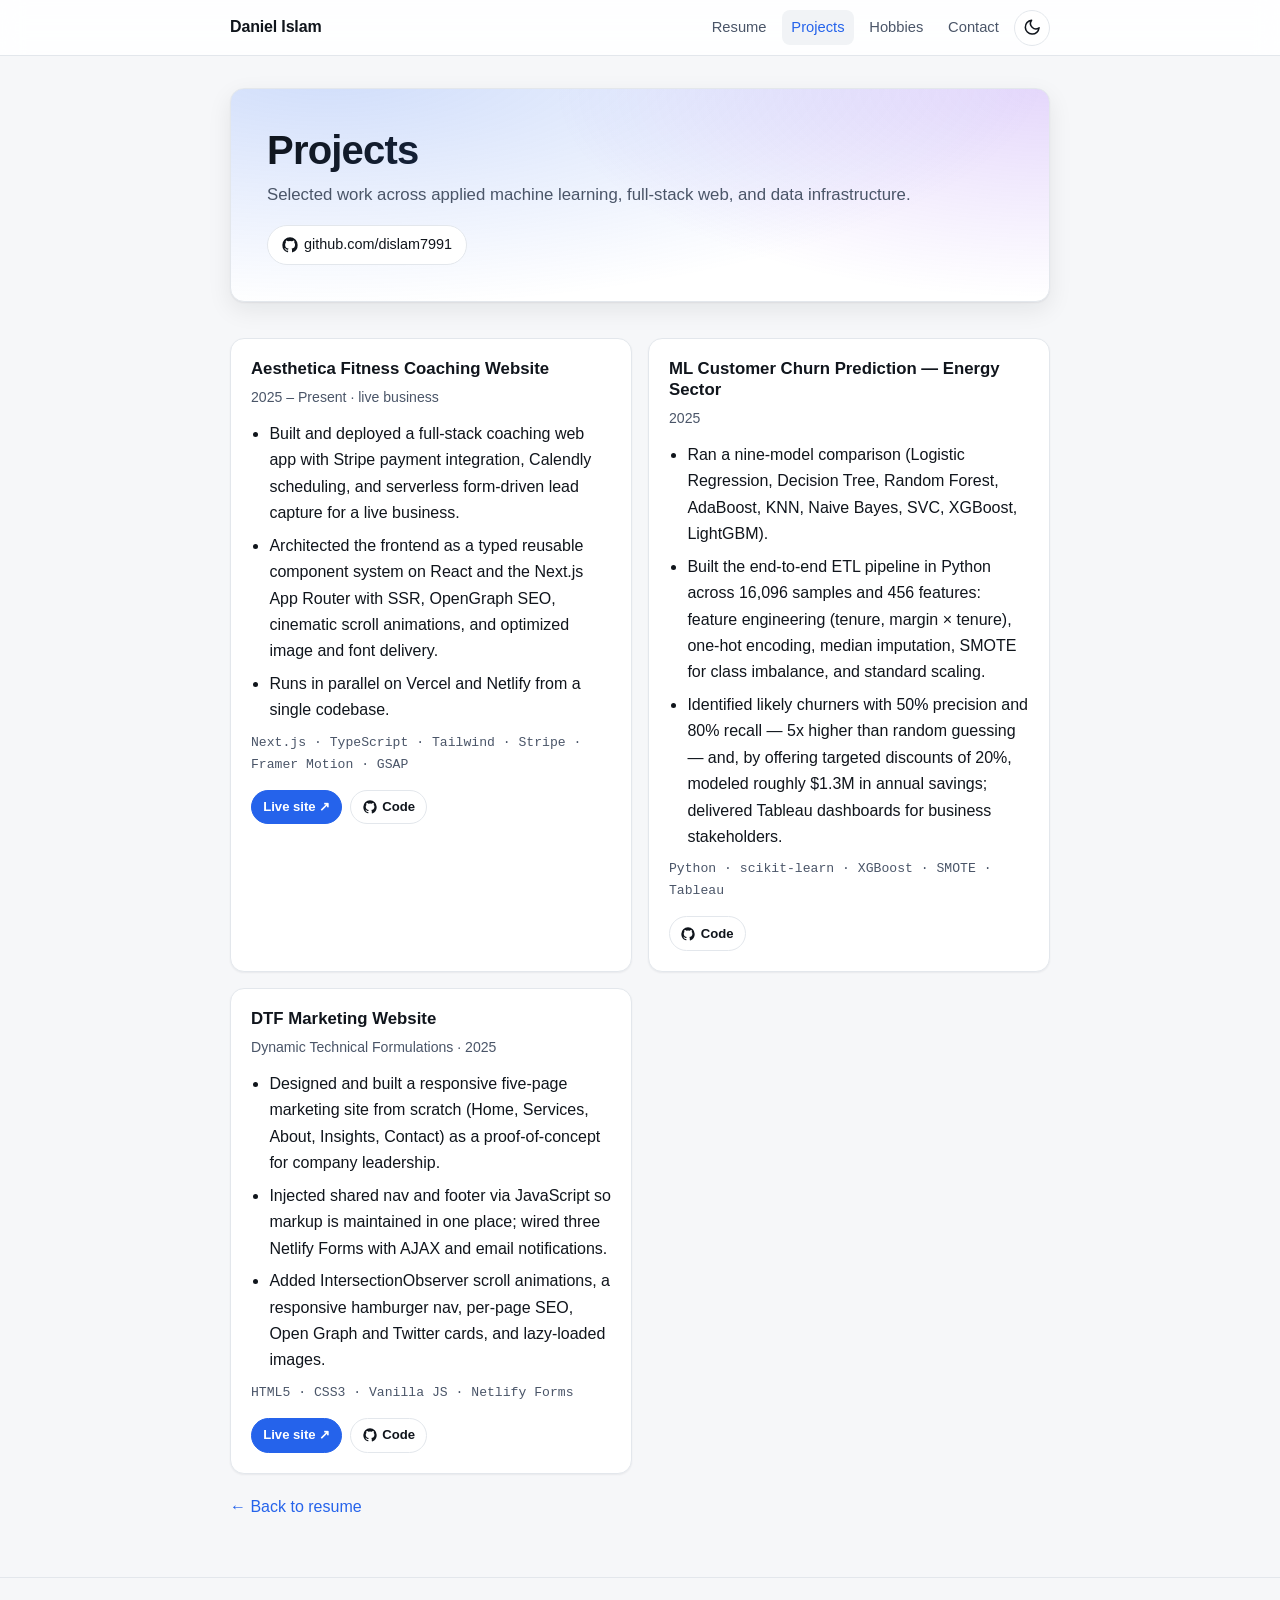
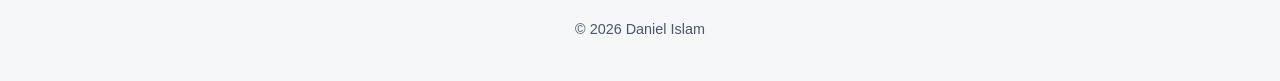
<file: projects.html>
<!DOCTYPE html>
<html lang="en">
<head>
    <meta charset="UTF-8">
    <meta name="viewport" content="width=device-width, initial-scale=1.0">
    <title>Projects | Daniel Islam</title>
    <meta name="description" content="Selected technical projects by Daniel Islam: applied machine learning, full-stack web development, and data infrastructure.">
    <link rel="canonical" href="https://dislam7991.github.io/online-resume/projects.html">
    <link rel="icon" href="./assets/favicon.svg" type="image/svg+xml">
    <meta name="theme-color" content="#2563eb">
    <meta property="og:type" content="website">
    <meta property="og:title" content="Projects | Daniel Islam">
    <meta property="og:description" content="Selected technical projects: applied ML, full-stack web, and data infrastructure.">
    <meta property="og:url" content="https://dislam7991.github.io/online-resume/projects.html">
    <meta property="og:image" content="https://dislam7991.github.io/online-resume/assets/images/headshot1.jpg">
    <meta name="twitter:card" content="summary">
    <link rel="stylesheet" href="./assets/css/style.css">
    <script>
        (function () {
            try {
                var t = localStorage.getItem("theme");
                if (t === "dark" || t === "light") { document.documentElement.setAttribute("data-theme", t); }
            } catch (e) { /* ignore */ }
        })();
    </script>
</head>
<body>
    <a class="skip-link" href="#main">Skip to content</a>

    <header class="topbar">
        <div class="topbar__inner">
            <a class="topbar__brand" href="./index.html">Daniel Islam</a>
            <nav class="topnav" aria-label="Primary">
                <a href="./index.html">Resume</a>
                <a href="./projects.html" class="is-active">Projects</a>
                <a href="./hobbies.html">Hobbies</a>
                <a href="./contact.html">Contact</a>
                <button type="button" class="theme-toggle" aria-label="Toggle color theme" aria-pressed="false">
                    <svg class="icon-moon" viewBox="0 0 24 24" fill="none" stroke="currentColor" stroke-width="2" stroke-linecap="round" stroke-linejoin="round" aria-hidden="true"><path d="M21 12.79A9 9 0 1 1 11.21 3 7 7 0 0 0 21 12.79z"/></svg>
                    <svg class="icon-sun" viewBox="0 0 24 24" fill="none" stroke="currentColor" stroke-width="2" stroke-linecap="round" stroke-linejoin="round" aria-hidden="true"><circle cx="12" cy="12" r="5"/><line x1="12" y1="1" x2="12" y2="3"/><line x1="12" y1="21" x2="12" y2="23"/><line x1="4.22" y1="4.22" x2="5.64" y2="5.64"/><line x1="18.36" y1="18.36" x2="19.78" y2="19.78"/><line x1="1" y1="12" x2="3" y2="12"/><line x1="21" y1="12" x2="23" y2="12"/><line x1="4.22" y1="19.78" x2="5.64" y2="18.36"/><line x1="18.36" y1="5.64" x2="19.78" y2="4.22"/></svg>
                </button>
            </nav>
        </div>
    </header>

    <main id="main" class="container">
        <section class="hero reveal" aria-labelledby="page-title">
            <div class="hero__body">
                <h1 id="page-title" class="hero__name">Projects</h1>
                <p class="hero__tagline">Selected work across applied machine learning, full-stack web, and data infrastructure.</p>
                <div class="links">
                    <a class="link-pill" href="https://github.com/dislam7991" target="_blank" rel="noopener">
                        <svg viewBox="0 0 24 24" width="16" height="16" fill="currentColor" aria-hidden="true"><path d="M12 .5A11.5 11.5 0 0 0 .5 12a11.5 11.5 0 0 0 7.86 10.92c.58.1.79-.25.79-.56v-2c-3.2.7-3.88-1.37-3.88-1.37-.53-1.34-1.3-1.7-1.3-1.7-1.06-.72.08-.71.08-.71 1.17.08 1.79 1.2 1.79 1.2 1.04 1.78 2.73 1.27 3.4.97.1-.75.4-1.27.73-1.56-2.56-.29-5.26-1.28-5.26-5.7 0-1.26.45-2.29 1.2-3.1-.12-.29-.52-1.46.11-3.05 0 0 .98-.31 3.2 1.18a11.1 11.1 0 0 1 5.82 0c2.22-1.49 3.2-1.18 3.2-1.18.63 1.59.23 2.76.11 3.05.75.81 1.2 1.84 1.2 3.1 0 4.43-2.7 5.4-5.28 5.69.41.36.78 1.06.78 2.14v3.17c0 .31.21.67.8.56A11.5 11.5 0 0 0 23.5 12 11.5 11.5 0 0 0 12 .5z"/></svg>
                        github.com/dislam7991
                    </a>
                </div>
            </div>
        </section>

        <section class="section reveal" aria-label="Project list">
            <div class="grid">
                <article class="subcard">
                    <h3>Aesthetica Fitness Coaching Website</h3>
                    <p class="subcard__meta">2025 &ndash; Present &middot; live business</p>
                    <ul>
                        <li>Built and deployed a full-stack coaching web app with Stripe payment integration, Calendly
                            scheduling, and serverless form-driven lead capture for a live business.</li>
                        <li>Architected the frontend as a typed reusable component system on React and the Next.js App
                            Router with SSR, OpenGraph SEO, cinematic scroll animations, and optimized image and font delivery.</li>
                        <li>Runs in parallel on Vercel and Netlify from a single codebase.</li>
                    </ul>
                    <p class="tags">Next.js &middot; TypeScript &middot; Tailwind &middot; Stripe &middot; Framer Motion &middot; GSAP</p>
                    <div class="card-links">
                        <a class="card-link card-link--primary" href="https://aesthetica-site.vercel.app" target="_blank" rel="noopener">Live site &#8599;</a>
                        <a class="card-link" href="https://github.com/dislam7991/Aesthetica-site" target="_blank" rel="noopener">
                            <svg viewBox="0 0 24 24" fill="currentColor" aria-hidden="true"><path d="M12 .5A11.5 11.5 0 0 0 .5 12a11.5 11.5 0 0 0 7.86 10.92c.58.1.79-.25.79-.56v-2c-3.2.7-3.88-1.37-3.88-1.37-.53-1.34-1.3-1.7-1.3-1.7-1.06-.72.08-.71.08-.71 1.17.08 1.79 1.2 1.79 1.2 1.04 1.78 2.73 1.27 3.4.97.1-.75.4-1.27.73-1.56-2.56-.29-5.26-1.28-5.26-5.7 0-1.26.45-2.29 1.2-3.1-.12-.29-.52-1.46.11-3.05 0 0 .98-.31 3.2 1.18a11.1 11.1 0 0 1 5.82 0c2.22-1.49 3.2-1.18 3.2-1.18.63 1.59.23 2.76.11 3.05.75.81 1.2 1.84 1.2 3.1 0 4.43-2.7 5.4-5.28 5.69.41.36.78 1.06.78 2.14v3.17c0 .31.21.67.8.56A11.5 11.5 0 0 0 23.5 12 11.5 11.5 0 0 0 12 .5z"/></svg>
                            Code
                        </a>
                    </div>
                </article>

                <article class="subcard">
                    <h3>ML Customer Churn Prediction &mdash; Energy Sector</h3>
                    <p class="subcard__meta">2025</p>
                    <ul>
                        <li>Ran a nine-model comparison (Logistic Regression, Decision Tree, Random Forest, AdaBoost, KNN,
                            Naive Bayes, SVC, XGBoost, LightGBM).</li>
                        <li>Built the end-to-end ETL pipeline in Python across 16,096 samples and 456 features: feature
                            engineering (tenure, margin &times; tenure), one-hot encoding, median imputation, SMOTE for class
                            imbalance, and standard scaling.</li>
                        <li>Identified likely churners with 50% precision and 80% recall &mdash; 5x higher than random guessing
                            &mdash; and, by offering targeted discounts of 20%, modeled roughly $1.3M in annual savings;
                            delivered Tableau dashboards for business stakeholders.</li>
                    </ul>
                    <p class="tags">Python &middot; scikit-learn &middot; XGBoost &middot; SMOTE &middot; Tableau</p>
                    <div class="card-links">
                        <a class="card-link" href="https://github.com/dislam7991/ModelingChurn" target="_blank" rel="noopener">
                            <svg viewBox="0 0 24 24" fill="currentColor" aria-hidden="true"><path d="M12 .5A11.5 11.5 0 0 0 .5 12a11.5 11.5 0 0 0 7.86 10.92c.58.1.79-.25.79-.56v-2c-3.2.7-3.88-1.37-3.88-1.37-.53-1.34-1.3-1.7-1.3-1.7-1.06-.72.08-.71.08-.71 1.17.08 1.79 1.2 1.79 1.2 1.04 1.78 2.73 1.27 3.4.97.1-.75.4-1.27.73-1.56-2.56-.29-5.26-1.28-5.26-5.7 0-1.26.45-2.29 1.2-3.1-.12-.29-.52-1.46.11-3.05 0 0 .98-.31 3.2 1.18a11.1 11.1 0 0 1 5.82 0c2.22-1.49 3.2-1.18 3.2-1.18.63 1.59.23 2.76.11 3.05.75.81 1.2 1.84 1.2 3.1 0 4.43-2.7 5.4-5.28 5.69.41.36.78 1.06.78 2.14v3.17c0 .31.21.67.8.56A11.5 11.5 0 0 0 23.5 12 11.5 11.5 0 0 0 12 .5z"/></svg>
                            Code
                        </a>
                    </div>
                </article>

                <article class="subcard">
                    <h3>DTF Marketing Website</h3>
                    <p class="subcard__meta">Dynamic Technical Formulations &middot; 2025</p>
                    <ul>
                        <li>Designed and built a responsive five-page marketing site from scratch (Home, Services, About,
                            Insights, Contact) as a proof-of-concept for company leadership.</li>
                        <li>Injected shared nav and footer via JavaScript so markup is maintained in one place; wired three
                            Netlify Forms with AJAX and email notifications.</li>
                        <li>Added IntersectionObserver scroll animations, a responsive hamburger nav, per-page SEO, Open Graph
                            and Twitter cards, and lazy-loaded images.</li>
                    </ul>
                    <p class="tags">HTML5 &middot; CSS3 &middot; Vanilla JS &middot; Netlify Forms</p>
                    <div class="card-links">
                        <a class="card-link card-link--primary" href="https://dtf-website.netlify.app" target="_blank" rel="noopener">Live site &#8599;</a>
                        <a class="card-link" href="https://github.com/dislam7991/dtf-website" target="_blank" rel="noopener">
                            <svg viewBox="0 0 24 24" fill="currentColor" aria-hidden="true"><path d="M12 .5A11.5 11.5 0 0 0 .5 12a11.5 11.5 0 0 0 7.86 10.92c.58.1.79-.25.79-.56v-2c-3.2.7-3.88-1.37-3.88-1.37-.53-1.34-1.3-1.7-1.3-1.7-1.06-.72.08-.71.08-.71 1.17.08 1.79 1.2 1.79 1.2 1.04 1.78 2.73 1.27 3.4.97.1-.75.4-1.27.73-1.56-2.56-.29-5.26-1.28-5.26-5.7 0-1.26.45-2.29 1.2-3.1-.12-.29-.52-1.46.11-3.05 0 0 .98-.31 3.2 1.18a11.1 11.1 0 0 1 5.82 0c2.22-1.49 3.2-1.18 3.2-1.18.63 1.59.23 2.76.11 3.05.75.81 1.2 1.84 1.2 3.1 0 4.43-2.7 5.4-5.28 5.69.41.36.78 1.06.78 2.14v3.17c0 .31.21.67.8.56A11.5 11.5 0 0 0 23.5 12 11.5 11.5 0 0 0 12 .5z"/></svg>
                            Code
                        </a>
                    </div>
                </article>
            </div>
            <p style="margin-top:1.25rem"><a href="./index.html">&larr; Back to resume</a></p>
        </section>
    </main>

    <footer class="site-footer">
        <p>&copy; <span id="year">2026</span> Daniel Islam</p>
    </footer>

    <script src="./assets/js/main.js" defer></script>
</body>
</html>
</file>
<file: assets/css/style.css>
/* ==========================================================================
   Daniel Islam — online resume
   Shared design system: tokens, light/dark themes, layout, components, print.
   ========================================================================== */

/* ---- Design tokens ------------------------------------------------------- */
:root {
    /* Light theme (default) */
    --bg: #f6f7f9;
    --bg-elev: #ffffff;
    --surface: #ffffff;
    --surface-2: #f1f3f6;
    --text: #10151c;
    --text-muted: #4a5568;
    --border: #e3e7ec;
    --accent: #2563eb;
    --accent-2: #7c3aed;
    --accent-contrast: #ffffff;
    --ring: #2563eb;
    --shadow: 0 1px 2px rgba(16, 21, 28, 0.06), 0 8px 24px rgba(16, 21, 28, 0.08);
    --shadow-sm: 0 1px 2px rgba(16, 21, 28, 0.06);

    --max-width: 860px;
    --radius: 14px;
    --radius-sm: 8px;
    --gap: 1rem;
    --font-sans: -apple-system, BlinkMacSystemFont, "Segoe UI", Roboto, Helvetica, Arial, "Apple Color Emoji", "Segoe UI Emoji", sans-serif;
    --font-mono: ui-monospace, SFMono-Regular, "SF Mono", Menlo, Consolas, "Liberation Mono", monospace;
    --transition: 200ms cubic-bezier(0.4, 0, 0.2, 1);
}

/* Dark theme: applied by system preference, unless overridden to light. */
@media (prefers-color-scheme: dark) {
    :root:not([data-theme="light"]) {
        --bg: #0b0f14;
        --bg-elev: #111820;
        --surface: #121a23;
        --surface-2: #1a2531;
        --text: #e6edf3;
        --text-muted: #9fb0c0;
        --border: #23303d;
        --accent: #60a5fa;
        --accent-2: #a78bfa;
        --accent-contrast: #0b0f14;
        --ring: #60a5fa;
        --shadow: 0 1px 2px rgba(0, 0, 0, 0.4), 0 12px 32px rgba(0, 0, 0, 0.5);
        --shadow-sm: 0 1px 2px rgba(0, 0, 0, 0.4);
    }
}

/* Dark theme: applied explicitly by the toggle. */
:root[data-theme="dark"] {
    --bg: #0b0f14;
    --bg-elev: #111820;
    --surface: #121a23;
    --surface-2: #1a2531;
    --text: #e6edf3;
    --text-muted: #9fb0c0;
    --border: #23303d;
    --accent: #60a5fa;
    --accent-2: #a78bfa;
    --accent-contrast: #0b0f14;
    --ring: #60a5fa;
    --shadow: 0 1px 2px rgba(0, 0, 0, 0.4), 0 12px 32px rgba(0, 0, 0, 0.5);
    --shadow-sm: 0 1px 2px rgba(0, 0, 0, 0.4);
}

/* ---- Base ---------------------------------------------------------------- */
*,
*::before,
*::after {
    box-sizing: border-box;
}

html {
    scroll-behavior: smooth;
    scroll-padding-top: 5rem;
}

body {
    margin: 0;
    background-color: var(--bg);
    color: var(--text);
    font-family: var(--font-sans);
    line-height: 1.65;
    -webkit-font-smoothing: antialiased;
    text-rendering: optimizeLegibility;
    transition: background-color var(--transition), color var(--transition);
}

h1, h2, h3 {
    line-height: 1.25;
    color: var(--text);
}

h1 { font-size: clamp(1.8rem, 4vw, 2.5rem); margin: 0; letter-spacing: -0.02em; }
h2 { font-size: clamp(1.3rem, 2.5vw, 1.6rem); margin: 0 0 0.75rem; letter-spacing: -0.01em; }
h3 { font-size: 1.05rem; margin: 0 0 0.35rem; }

p { margin: 0.5rem 0; }
a { color: var(--accent); text-decoration: none; transition: color var(--transition); }
a:hover { text-decoration: underline; }

ul { padding-left: 1.15rem; margin: 0.5rem 0; }
li { margin-bottom: 0.4rem; }

img { max-width: 100%; height: auto; }

hr {
    border: none;
    border-top: 1px solid var(--border);
    margin: 2rem 0;
}

/* ---- Accessibility helpers ---------------------------------------------- */
.skip-link {
    position: absolute;
    left: -999px;
    top: 0;
    z-index: 100;
    background: var(--accent);
    color: var(--accent-contrast);
    padding: 0.6rem 1rem;
    border-radius: 0 0 var(--radius-sm) 0;
}
.skip-link:focus {
    left: 0;
    text-decoration: none;
}

:focus-visible {
    outline: 3px solid var(--ring);
    outline-offset: 2px;
    border-radius: 4px;
}

.visually-hidden {
    position: absolute;
    width: 1px; height: 1px;
    padding: 0; margin: -1px;
    overflow: hidden;
    clip: rect(0, 0, 0, 0);
    white-space: nowrap; border: 0;
}

/* ---- Sticky top bar ------------------------------------------------------ */
.topbar {
    position: sticky;
    top: 0;
    z-index: 50;
    background: color-mix(in srgb, var(--bg-elev) 88%, transparent);
    backdrop-filter: saturate(160%) blur(12px);
    -webkit-backdrop-filter: saturate(160%) blur(12px);
    border-bottom: 1px solid var(--border);
}
.topbar__inner {
    max-width: var(--max-width);
    margin: 0 auto;
    padding: 0.6rem 1.25rem;
    display: flex;
    align-items: center;
    justify-content: space-between;
    gap: 1rem;
}
.topbar__brand {
    font-weight: 700;
    letter-spacing: -0.01em;
    color: var(--text);
}
.topbar__brand:hover { text-decoration: none; }
.topnav {
    display: flex;
    gap: 0.35rem;
    align-items: center;
    flex-wrap: wrap;
}
.topnav a {
    color: var(--text-muted);
    padding: 0.35rem 0.6rem;
    border-radius: var(--radius-sm);
    font-size: 0.92rem;
    font-weight: 500;
}
.topnav a:hover { color: var(--text); background: var(--surface-2); text-decoration: none; }
.topnav a.is-active { color: var(--accent); background: var(--surface-2); }

/* Theme toggle button */
.theme-toggle {
    display: inline-grid;
    place-items: center;
    width: 2.25rem; height: 2.25rem;
    border-radius: 50%;
    border: 1px solid var(--border);
    background: var(--surface);
    color: var(--text);
    cursor: pointer;
    transition: background var(--transition), border-color var(--transition), transform var(--transition);
}
.theme-toggle:hover { background: var(--surface-2); transform: translateY(-1px); }
.theme-toggle svg { width: 1.15rem; height: 1.15rem; }
.theme-toggle .icon-sun { display: none; }
.theme-toggle .icon-moon { display: block; }
:root[data-theme="dark"] .theme-toggle .icon-sun { display: block; }
:root[data-theme="dark"] .theme-toggle .icon-moon { display: none; }
@media (prefers-color-scheme: dark) {
    :root:not([data-theme="light"]) .theme-toggle .icon-sun { display: block; }
    :root:not([data-theme="light"]) .theme-toggle .icon-moon { display: none; }
}

/* ---- Layout -------------------------------------------------------------- */
.container {
    max-width: var(--max-width);
    margin: 0 auto;
    padding: 2rem 1.25rem 3rem;
}

.card {
    background: var(--surface);
    border: 1px solid var(--border);
    border-radius: var(--radius);
    box-shadow: var(--shadow);
    padding: 1.75rem;
}

section { scroll-margin-top: 5rem; }

.section {
    margin-top: 2.25rem;
}
.section__title {
    display: flex;
    align-items: center;
    gap: 0.6rem;
    margin-bottom: 1rem;
}
.section__title::after {
    content: "";
    flex: 1;
    height: 1px;
    background: var(--border);
}

/* ---- Hero ---------------------------------------------------------------- */
.hero {
    position: relative;
    overflow: hidden;
    border-radius: var(--radius);
    border: 1px solid var(--border);
    background:
        radial-gradient(1200px 400px at 12% -10%, color-mix(in srgb, var(--accent) 22%, transparent), transparent 60%),
        radial-gradient(900px 380px at 100% 0%, color-mix(in srgb, var(--accent-2) 20%, transparent), transparent 55%),
        var(--surface);
    box-shadow: var(--shadow);
    padding: 2.25rem;
    display: flex;
    gap: 1.75rem;
    align-items: center;
    flex-wrap: wrap;
}
.hero__avatar {
    width: 132px;
    height: 132px;
    border-radius: 50%;
    object-fit: cover;
    border: 3px solid var(--bg-elev);
    box-shadow: var(--shadow);
    flex-shrink: 0;
}
.hero__body { flex: 1; min-width: 260px; }
.hero__name {
    background: linear-gradient(120deg, var(--text), color-mix(in srgb, var(--accent) 65%, var(--text)));
    -webkit-background-clip: text;
    background-clip: text;
    color: transparent;
}
.hero__tagline {
    color: var(--text-muted);
    font-size: 1.05rem;
    margin: 0.4rem 0 1rem;
}

/* Contact / profile links */
.links {
    display: flex;
    flex-wrap: wrap;
    gap: 0.6rem;
}
.link-pill {
    display: inline-flex;
    align-items: center;
    gap: 0.4rem;
    padding: 0.45rem 0.85rem;
    border-radius: 999px;
    border: 1px solid var(--border);
    background: var(--bg-elev);
    color: var(--text);
    font-size: 0.9rem;
    font-weight: 500;
    transition: transform var(--transition), border-color var(--transition), background var(--transition);
}
.link-pill:hover {
    text-decoration: none;
    transform: translateY(-2px);
    border-color: var(--accent);
    background: var(--surface-2);
}

/* ---- Timeline (experience) ---------------------------------------------- */
.timeline {
    position: relative;
    margin: 0;
    padding: 0;
    list-style: none;
}
.timeline__item {
    position: relative;
    padding: 0 0 1.5rem 1.75rem;
    border-left: 2px solid var(--border);
}
.timeline__item:last-child { padding-bottom: 0; }
.timeline__item::before {
    content: "";
    position: absolute;
    left: -7px;
    top: 0.35rem;
    width: 12px; height: 12px;
    border-radius: 50%;
    background: var(--accent);
    box-shadow: 0 0 0 4px color-mix(in srgb, var(--accent) 20%, transparent);
}
.timeline__role { margin: 0; font-size: 1.1rem; }
.timeline__meta {
    color: var(--text-muted);
    font-size: 0.92rem;
    margin: 0.15rem 0 0.5rem;
}

/* ---- Cards grid (projects, education) ----------------------------------- */
.grid {
    display: grid;
    gap: 1rem;
    grid-template-columns: repeat(auto-fit, minmax(280px, 1fr));
}
.subcard {
    background: var(--surface);
    border: 1px solid var(--border);
    border-radius: var(--radius);
    padding: 1.25rem;
    box-shadow: var(--shadow-sm);
    transition: transform var(--transition), box-shadow var(--transition), border-color var(--transition);
}
.subcard:hover {
    transform: translateY(-3px);
    box-shadow: var(--shadow);
    border-color: color-mix(in srgb, var(--accent) 45%, var(--border));
}
.subcard__meta { color: var(--text-muted); font-size: 0.88rem; margin: 0.1rem 0 0.75rem; }

/* ---- Skill chips --------------------------------------------------------- */
.skill-group { margin-bottom: 1.1rem; }
.skill-group__label {
    display: block;
    font-weight: 600;
    margin-bottom: 0.5rem;
    color: var(--text);
}
.chips {
    display: flex;
    flex-wrap: wrap;
    gap: 0.45rem;
    padding: 0;
    margin: 0;
    list-style: none;
}
.chip {
    font-family: var(--font-mono);
    font-size: 0.8rem;
    padding: 0.3rem 0.6rem;
    border-radius: 999px;
    background: var(--surface-2);
    border: 1px solid var(--border);
    color: var(--text-muted);
    white-space: nowrap;
}

/* Tag row for project tech */
.tags { color: var(--text-muted); font-family: var(--font-mono); font-size: 0.82rem; }

/* Card action links (Code / Live) */
.card-links {
    display: flex;
    flex-wrap: wrap;
    gap: 0.5rem;
    margin-top: 0.9rem;
}
.card-link {
    display: inline-flex;
    align-items: center;
    gap: 0.35rem;
    padding: 0.35rem 0.7rem;
    border-radius: 999px;
    border: 1px solid var(--border);
    background: var(--bg-elev);
    color: var(--text);
    font-size: 0.82rem;
    font-weight: 600;
    transition: transform var(--transition), border-color var(--transition), background var(--transition);
}
.card-link:hover {
    text-decoration: none;
    transform: translateY(-1px);
    border-color: var(--accent);
    background: var(--surface-2);
}
.card-link svg { width: 14px; height: 14px; }
.card-link--primary {
    background: var(--accent);
    border-color: var(--accent);
    color: var(--accent-contrast);
}
.card-link--primary:hover { background: var(--accent); filter: brightness(1.05); }

/* ---- Footer -------------------------------------------------------------- */
.site-footer {
    border-top: 1px solid var(--border);
    color: var(--text-muted);
    text-align: center;
    padding: 2rem 1.25rem;
    font-size: 0.9rem;
}

/* Content images (hobbies) */
.figure {
    border-radius: var(--radius);
    box-shadow: var(--shadow-sm);
    margin: 0.75rem 0 1.5rem;
}

/* ---- Scroll reveal ------------------------------------------------------- */
.reveal {
    opacity: 0;
    transform: translateY(16px);
    transition: opacity 600ms ease, transform 600ms ease;
    will-change: opacity, transform;
}
.reveal.is-visible {
    opacity: 1;
    transform: none;
}

/* ---- Responsive ---------------------------------------------------------- */
@media (max-width: 600px) {
    .container { padding: 1.25rem 1rem 2.5rem; }
    .hero { padding: 1.5rem; }
    .card { padding: 1.25rem; }
    .topnav .topnav__section { display: none; } /* hide in-page anchors on small screens */
}

/* ---- Reduced motion ------------------------------------------------------ */
@media (prefers-reduced-motion: reduce) {
    * {
        animation-duration: 0.001ms !important;
        animation-iteration-count: 1 !important;
        transition-duration: 0.001ms !important;
        scroll-behavior: auto !important;
    }
    .reveal { opacity: 1; transform: none; }
}

/* ---- Print (clean one-page résumé) -------------------------------------- */
@media print {
    :root { --text: #000; --text-muted: #333; --border: #bbb; }
    body { background: #fff; color: #000; }
    .topbar, .theme-toggle, .site-footer nav, .skip-link, .links .link-pill svg { display: none !important; }
    .container { max-width: none; padding: 0; }
    .hero, .card, .subcard { box-shadow: none; border: none; background: #fff; padding: 0; }
    .hero { display: block; }
    .hero__avatar { display: none; }
    a { color: #000; text-decoration: underline; }
    .reveal { opacity: 1 !important; transform: none !important; }
    .section { margin-top: 1rem; page-break-inside: avoid; }
    .timeline__item { page-break-inside: avoid; }
    h1 { font-size: 20pt; }
    h2 { font-size: 13pt; }
    body { font-size: 10.5pt; line-height: 1.4; }
}
</file>
